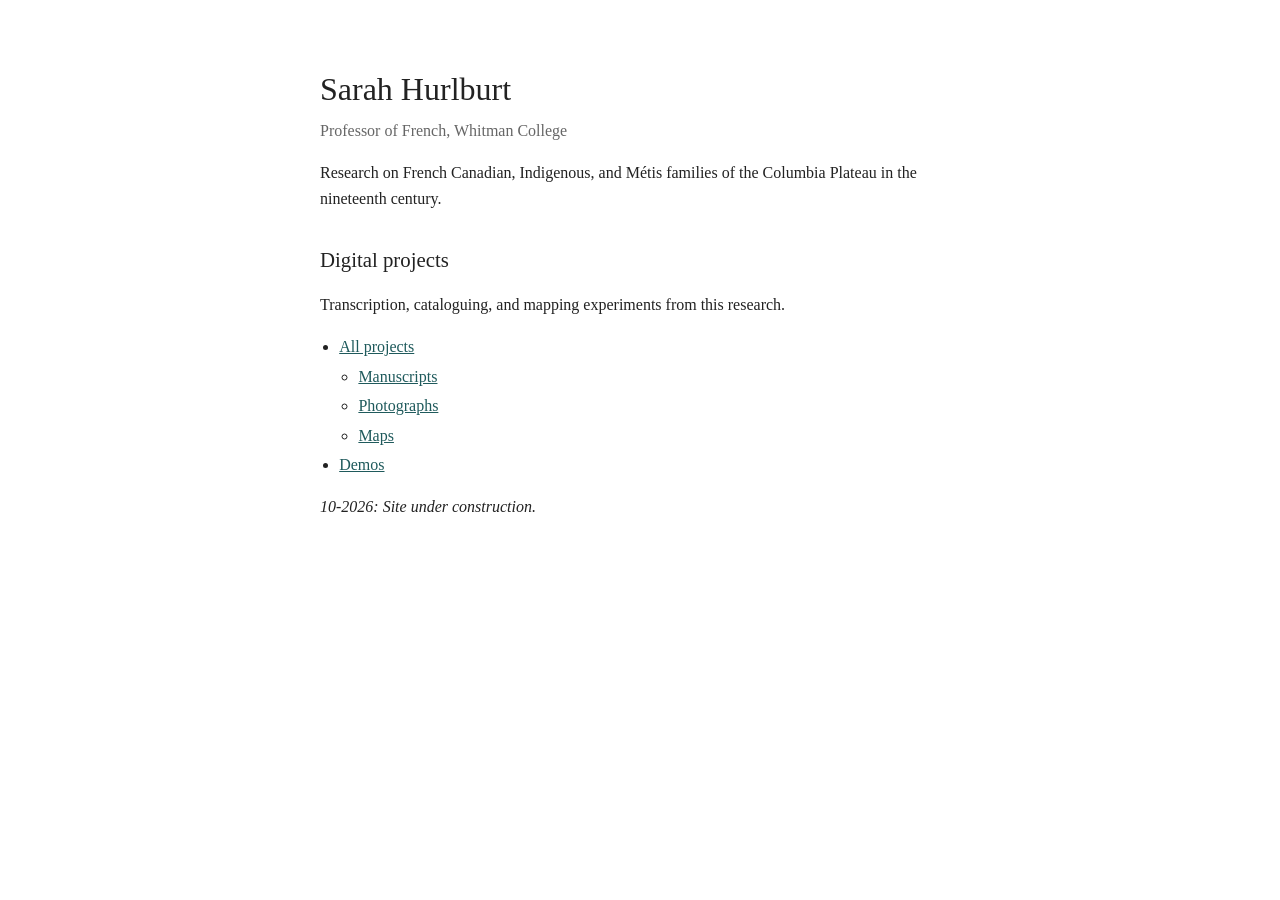
<file: index.html>
<!doctype html>
<html lang="en">
<head>
  <meta charset="utf-8">
  <meta name="viewport" content="width=device-width, initial-scale=1">
  <title>Sarah Hurlburt</title>
  <style>
    body { font-family: Georgia, serif; max-width: 40rem; margin: 4rem auto; padding: 0 1rem; line-height: 1.6; color: #222; }
    h1 { font-weight: normal; margin-bottom: 0.2rem; }
    .sub { color: #666; margin-top: 0; }
    h2 { font-weight: normal; font-size: 1.3rem; margin: 2rem 0 0.3rem; }
    ul { padding-left: 1.2rem; }
    li { margin: 0.25rem 0; }
    a { color: #1f5a5c; }
  </style>
</head>
<body>
  <h1>Sarah Hurlburt</h1>
  <p class="sub">Professor of French, Whitman College</p>
  <p>Research on French Canadian, Indigenous, and Métis families of the Columbia Plateau in the nineteenth century.</p>
  <h2>Digital projects</h2>
  <p>Transcription, cataloguing, and mapping experiments from this research.</p>
  <ul>
    <li><a href="projects/">All projects</a></li>
    <ul>
    <li><a href="projects/manuscripts.html">Manuscripts</a></li>
    <li><a href="projects/photos.html">Photographs</a></li>
    <li><a href="projects/maps.html">Maps</a></li>
    </ul>
    <li><a href="projects/demos.html">Demos</a></li>
  </ul>
  <p><em>10-2026: Site under construction.</em></p>
</body>
</html>
</file>
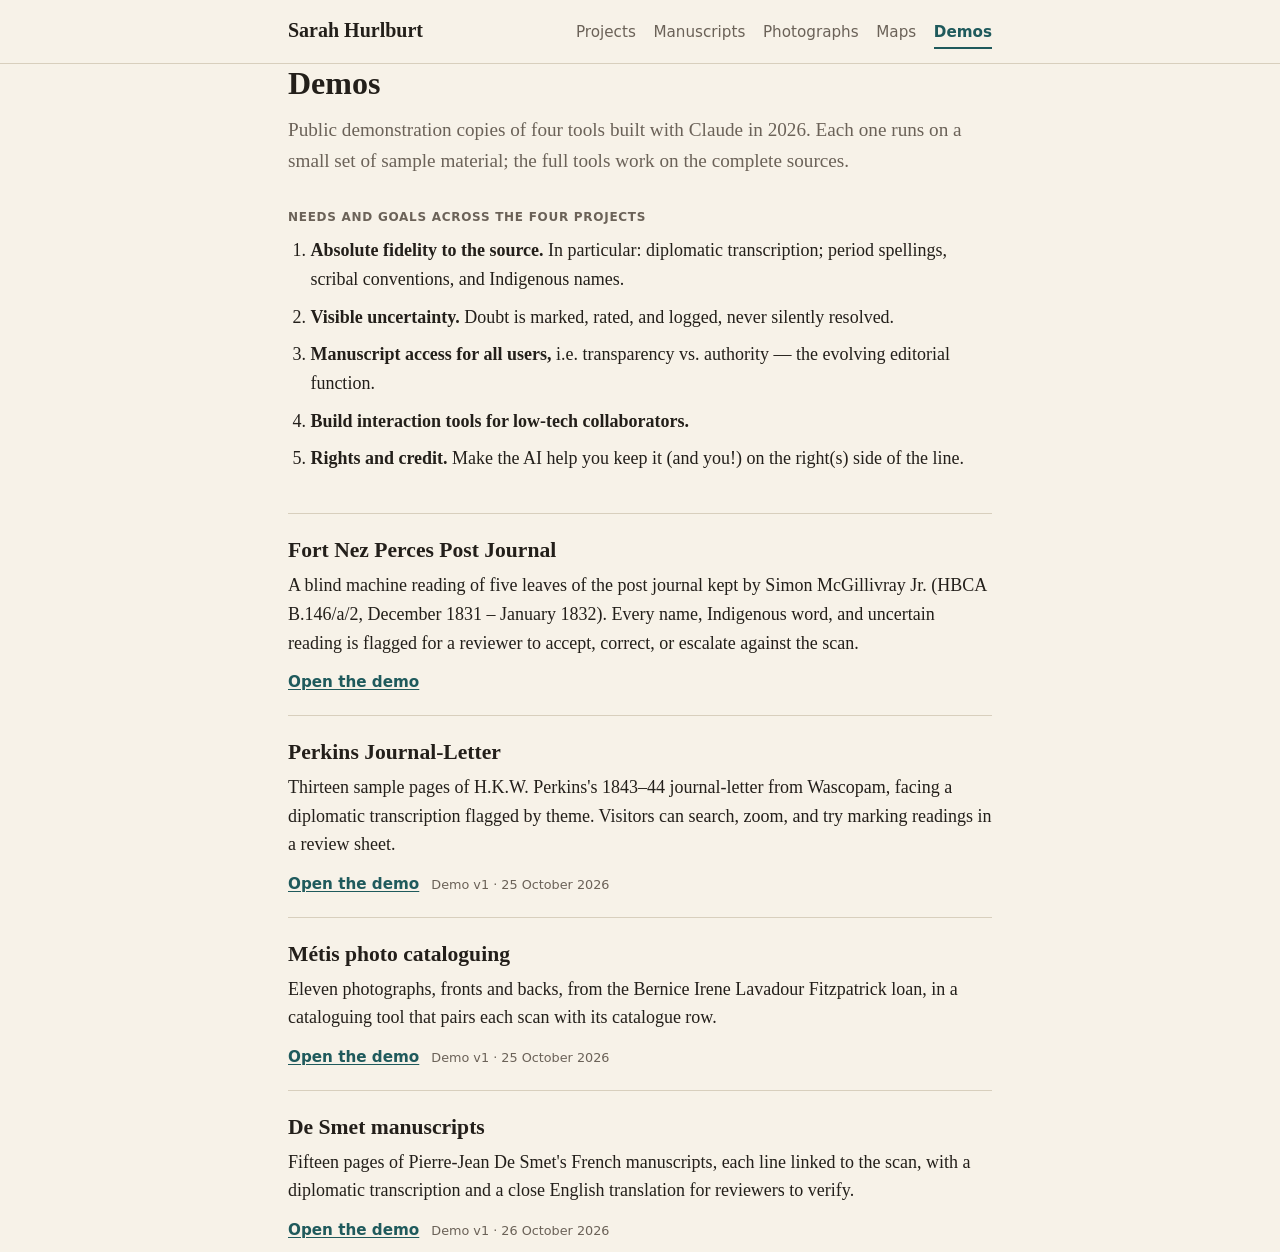
<file: projects/demos/index.html>
<!doctype html>
<html lang="en">
<head>
<meta charset="utf-8">
<title>Demos · Sarah Hurlburt</title>
<meta http-equiv="refresh" content="0; url=../demos.html">
<link rel="canonical" href="../demos.html">
</head>
<body>
<p><a href="../demos.html">Demos</a></p>
</body>
</html>
</file>
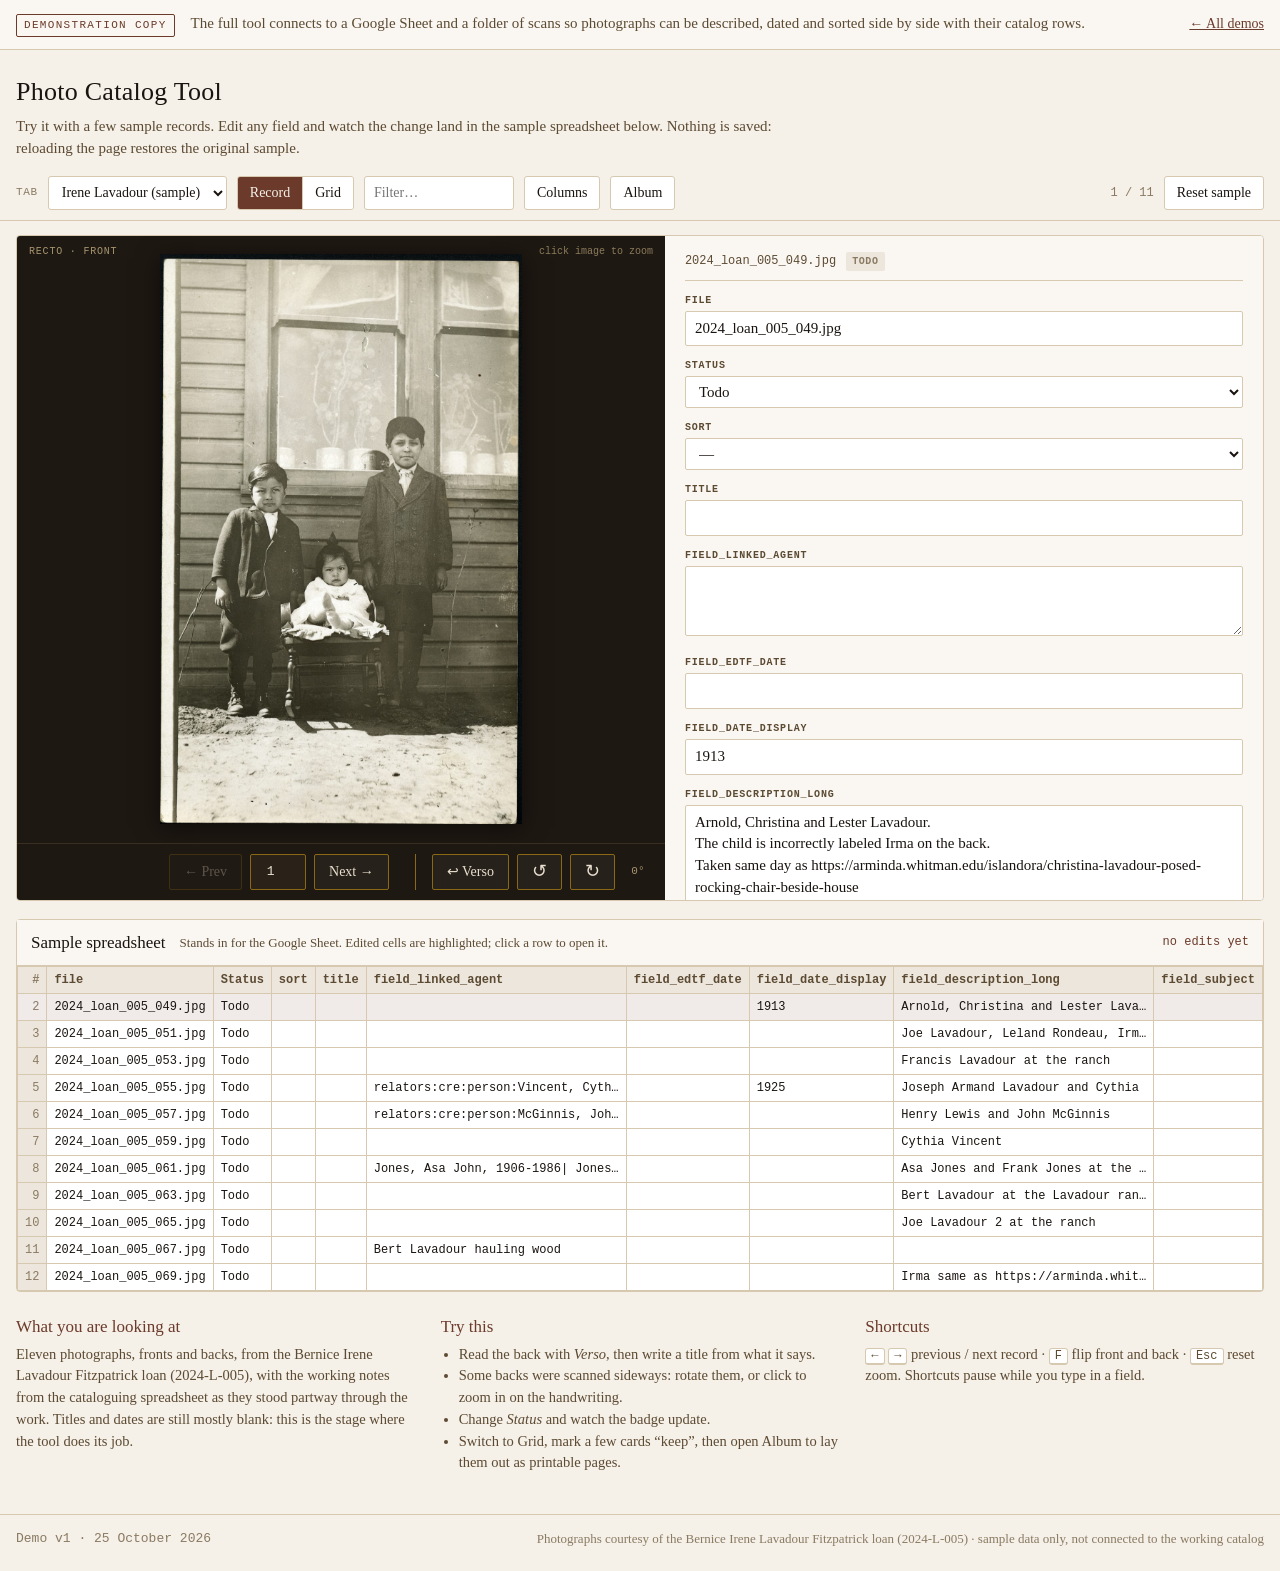
<file: projects/demos/metis-photos/index.html>
<!DOCTYPE html>
<html lang="en">
<head>
<meta charset="UTF-8">
<meta name="viewport" content="width=device-width, initial-scale=1.0">
<title>Photo Catalog Demo</title>
<meta name="description" content="Demonstration copy of the Photo Catalog Tool, a workstation for cataloguing family photographs into a digital-collections ingest spreadsheet. Sample records only.">
<style>
:root {
  --paper:#f5f0e8; --cream:#faf7f2; --card:#ffffff; --ink:#1a1410; --muted:#5c4a32; --faint:#8a7a62;
  --rule:#d6c9b0; --accent:#6b3a2a; --accent-soft:rgba(107,58,42,.10); --edit:#f6e6c8;
  --stage:#1e1812; --stage-ink:#e8dfcf; --stage-rule:#3a2e20;
  --ok:#2d6a4f; --ok-bg:#d9ece1; --help:#a5342a; --help-bg:#f7dfdc; --apc:#1f4e70; --apc-bg:#dce9f3; --none-bg:#ece6dc;
  --serif:Georgia,'Iowan Old Style','Times New Roman',serif;
  --mono:'SF Mono',Menlo,Consolas,'Courier New',monospace;
}
@media (prefers-color-scheme: dark) { :root:not([data-theme="light"]) {
  --paper:#17130f; --cream:#1f1a15; --card:#26201a; --ink:#ece4d6; --muted:#c3b399; --faint:#8f8170;
  --rule:#3d3328; --accent:#d29a7c; --accent-soft:rgba(210,154,124,.14); --edit:#4a3a22;
  --stage:#0d0b08; --stage-ink:#e8dfcf; --stage-rule:#2c241b;
  --ok:#8fd0ad; --ok-bg:#1f3a2c; --help:#f0a39a; --help-bg:#4a2420; --apc:#9cc4e4; --apc-bg:#1f3346; --none-bg:#2e2721;
}}
:root[data-theme="dark"] {
  --paper:#17130f; --cream:#1f1a15; --card:#26201a; --ink:#ece4d6; --muted:#c3b399; --faint:#8f8170;
  --rule:#3d3328; --accent:#d29a7c; --accent-soft:rgba(210,154,124,.14); --edit:#4a3a22;
  --stage:#0d0b08; --stage-ink:#e8dfcf; --stage-rule:#2c241b;
  --ok:#8fd0ad; --ok-bg:#1f3a2c; --help:#f0a39a; --help-bg:#4a2420; --apc:#9cc4e4; --apc-bg:#1f3346; --none-bg:#2e2721;
}
* { box-sizing:border-box; margin:0; padding:0; }
html { -webkit-text-size-adjust:100%; }
body { background:var(--paper); color:var(--ink); font-family:var(--serif); font-size:16px; line-height:1.5; overflow-x:hidden; }
a { color:var(--accent); }
button, select, input, textarea { font:inherit; color:inherit; }
.wrap { max-width:1280px; margin:0 auto; padding:0 16px; }

/* Banner */
#banner { background:var(--cream); border-bottom:1px solid var(--rule); }
#banner .wrap { display:flex; flex-wrap:wrap; align-items:baseline; gap:6px 16px; padding-top:12px; padding-bottom:12px; }
.demo-tag { font-family:var(--mono); font-size:11px; letter-spacing:.12em; text-transform:uppercase; color:var(--accent); border:1px solid var(--accent); border-radius:2px; padding:2px 7px; white-space:nowrap; }
#banner p { flex:1 1 380px; font-size:15px; color:var(--muted); }
#banner a.back { font-size:14px; white-space:nowrap; }

header.title .wrap { padding-top:22px; padding-bottom:6px; }
header.title h1 { font-weight:normal; font-size:26px; letter-spacing:.01em; }
header.title p { color:var(--muted); font-size:15px; max-width:760px; margin-top:4px; }

/* Toolbar */
#toolbar { position:sticky; top:0; z-index:40; background:var(--paper); border-bottom:1px solid var(--rule); }
#toolbar .wrap { display:flex; flex-wrap:wrap; align-items:center; gap:8px 10px; padding-top:10px; padding-bottom:10px; }
.lbl { font-family:var(--mono); font-size:11px; letter-spacing:.06em; text-transform:uppercase; color:var(--faint); }
.ctl { background:var(--card); border:1px solid var(--rule); border-radius:3px; padding:5px 9px; font-size:14px; min-height:34px; }
.btn { background:var(--card); border:1px solid var(--rule); border-radius:3px; padding:5px 12px; font-size:14px; cursor:pointer; min-height:34px; display:inline-flex; align-items:center; gap:6px; white-space:nowrap; }
.btn:hover:not(:disabled) { border-color:var(--accent); color:var(--accent); }
.btn:disabled { opacity:.4; cursor:default; }
.btn.primary { background:var(--accent); border-color:var(--accent); color:var(--paper); }
.btn.primary:hover { color:var(--paper); opacity:.88; }
.seg { display:inline-flex; border:1px solid var(--rule); border-radius:3px; overflow:hidden; }
.seg button { border:none; background:var(--card); padding:5px 12px; min-height:32px; cursor:pointer; font-size:14px; }
.seg button + button { border-left:1px solid var(--rule); }
.seg button.on { background:var(--accent); color:var(--paper); }
#filter { width:150px; }
.spacer { flex:1; }
#progress { font-family:var(--mono); font-size:12px; color:var(--faint); white-space:nowrap; }

/* Record view */
main .wrap { padding-top:14px; padding-bottom:14px; }
#record { display:flex; height:min(74vh,760px); min-height:480px; border:1px solid var(--rule); border-radius:4px; overflow:hidden; background:var(--card); }
#stage { flex:0 0 52%; background:var(--stage); color:var(--stage-ink); position:relative; display:flex; flex-direction:column; min-width:0; }
#stage-img { flex:1; display:flex; align-items:center; justify-content:center; overflow:hidden; padding:18px; position:relative; }
#photo { max-width:100%; max-height:100%; object-fit:contain; box-shadow:0 4px 22px rgba(0,0,0,.55); cursor:zoom-in; transition:transform .18s ease; }
#stage.zoomed #photo { cursor:zoom-out; }
#zoom-hint { position:absolute; top:8px; right:12px; font-family:var(--mono); font-size:10px; color:#a8956f; opacity:.8; pointer-events:none; }
#side-label { position:absolute; top:8px; left:12px; font-family:var(--mono); font-size:10px; letter-spacing:.08em; text-transform:uppercase; color:#a8956f; }
#nav { display:flex; justify-content:flex-end; align-items:center; gap:8px; padding:10px 12px; border-top:1px solid var(--stage-rule); flex-wrap:wrap; }
.nb { height:36px; min-width:40px; padding:0 14px; background:rgba(255,255,255,.04); border:1px solid #8b6914; color:var(--stage-ink); border-radius:2px; cursor:pointer; font-size:14px; }
.nb:hover:not(:disabled) { background:#6b3a2a; border-color:#6b3a2a; }
.nb:disabled { opacity:.3; cursor:default; }
#jump { width:56px; height:36px; text-align:center; background:#2a2218; border:1px solid #8b6914; color:var(--stage-ink); border-radius:2px; font-family:var(--mono); font-size:13px; }
#nav2 { display:flex; align-items:center; gap:8px; margin-left:18px; padding-left:16px; border-left:1px solid #8b6914; }
.rot { font-size:18px; padding:0 14px; }
#rot-lbl { font-family:var(--mono); font-size:11px; color:#a8956f; min-width:30px; text-align:center; }

#form { flex:1; overflow-y:auto; padding:16px 20px 24px; min-width:0; background:var(--cream); }
#rec-head { display:flex; align-items:center; gap:10px; padding-bottom:9px; margin-bottom:12px; border-bottom:1px solid var(--rule); flex-wrap:wrap; }
#rec-fn { font-family:var(--mono); font-size:12px; color:var(--muted); word-break:break-all; }
.badge { font-family:var(--mono); font-size:10px; font-weight:700; letter-spacing:.06em; text-transform:uppercase; padding:2px 6px; border-radius:2px; background:var(--none-bg); color:var(--faint); white-space:nowrap; }
.b-final { background:var(--ok-bg); color:var(--ok); } .b-help { background:var(--help-bg); color:var(--help); } .b-apc { background:var(--apc-bg); color:var(--apc); }
#sync { margin-left:auto; font-family:var(--mono); font-size:11px; color:var(--ok); }
.fg { margin-bottom:12px; } .fg.hidden { display:none; }
.fl { display:block; font-family:var(--mono); font-size:10px; font-weight:700; letter-spacing:.08em; text-transform:uppercase; color:var(--muted); margin-bottom:3px; }
.fi { width:100%; background:var(--card); border:1px solid var(--rule); border-radius:2px; padding:6px 9px; font-size:15px; line-height:1.45; }
.fi:focus { outline:none; border-color:var(--accent); box-shadow:0 0 0 2px var(--accent-soft); }
textarea.fi { resize:vertical; min-height:70px; } textarea.fi.tall { min-height:130px; }
.fi.changed { background:var(--edit); }

/* Grid view */
#grid { display:none; grid-template-columns:repeat(auto-fill,minmax(170px,1fr)); gap:12px; }
.gc { background:var(--card); border:1px solid var(--rule); border-radius:3px; overflow:hidden; cursor:pointer; }
.gc:hover { border-color:var(--accent); }
.gc.sel { border-color:var(--accent); box-shadow:0 0 0 2px var(--accent-soft); }
.gc .th { aspect-ratio:1; background:var(--stage); display:flex; align-items:center; justify-content:center; overflow:hidden; }
.gc .th img { width:100%; height:100%; object-fit:cover; }
.gc .meta { padding:7px 8px 9px; }
.gc .fn { font-family:var(--mono); font-size:10px; color:var(--accent); word-break:break-all; }
.gc .tt { font-size:13px; line-height:1.3; margin:2px 0 5px; display:-webkit-box; -webkit-line-clamp:2; -webkit-box-orient:vertical; overflow:hidden; }
.gc select { width:100%; font-size:13px; padding:3px 5px; background:var(--cream); border:1px solid var(--rule); border-radius:2px; }

/* Mock spreadsheet */
#sheet { margin-top:18px; border:1px solid var(--rule); border-radius:4px; background:var(--card); }
#sheet-head { display:flex; flex-wrap:wrap; align-items:center; gap:6px 14px; padding:10px 14px; border-bottom:1px solid var(--rule); background:var(--cream); }
#sheet-head h2 { font-weight:normal; font-size:17px; }
#sheet-note { font-size:13px; color:var(--muted); flex:1 1 260px; }
#edit-count { font-family:var(--mono); font-size:12px; color:var(--accent); }
#sheet-scroll { overflow:auto; max-height:340px; }
#sheet table { border-collapse:collapse; font-size:12px; font-family:var(--mono); min-width:100%; }
#sheet th, #sheet td { border:1px solid var(--rule); padding:4px 7px; text-align:left; vertical-align:top; white-space:nowrap; max-width:260px; overflow:hidden; text-overflow:ellipsis; }
#sheet th { position:sticky; top:0; background:var(--none-bg); color:var(--muted); font-weight:600; z-index:1; }
#sheet th.rn, #sheet td.rn { color:var(--faint); text-align:right; width:34px; background:var(--none-bg); }
#sheet tr { cursor:pointer; }
#sheet tr.cur td { background:var(--accent-soft); }
#sheet td.edited { background:var(--edit) !important; }
#sheet td.flash { animation:flash 1s ease-out; }
@keyframes flash { from { box-shadow:inset 0 0 0 2px var(--accent); } to { box-shadow:inset 0 0 0 0 transparent; } }

/* About */
#about { margin-top:22px; display:grid; grid-template-columns:repeat(auto-fit,minmax(240px,1fr)); gap:14px 26px; }
#about h3 { font-weight:normal; font-size:17px; color:var(--accent); margin-bottom:4px; }
#about p, #about li { font-size:14.5px; color:var(--muted); }
#about ul { padding-left:18px; }
kbd { font-family:var(--mono); font-size:12px; border:1px solid var(--rule); border-bottom-width:2px; border-radius:3px; padding:0 5px; background:var(--card); }

footer { border-top:1px solid var(--rule); margin-top:26px; }
footer .wrap { display:flex; flex-wrap:wrap; gap:6px 18px; justify-content:space-between; padding-top:14px; padding-bottom:22px; font-size:13px; color:var(--faint); }
footer .ver { font-family:var(--mono); }

/* Popover + overlay */
.pop { display:none; position:absolute; z-index:60; background:var(--card); border:1px solid var(--rule); border-radius:4px; box-shadow:0 8px 28px rgba(0,0,0,.18); padding:8px 0; max-height:60vh; overflow-y:auto; min-width:240px; }
.pop.open { display:block; }
.pop label { display:flex; gap:8px; align-items:center; padding:5px 14px; font-size:13px; font-family:var(--mono); cursor:pointer; }
.pop label:hover { background:var(--accent-soft); }
.pop .acts { display:flex; gap:6px; padding:2px 12px 8px; border-bottom:1px solid var(--rule); margin-bottom:4px; }
#album { display:none; position:fixed; inset:0; z-index:80; background:rgba(20,14,8,.6); overflow-y:auto; padding:24px 16px; }
#album.open { display:block; }
#album-panel { background:var(--cream); max-width:980px; margin:0 auto; border-radius:4px; padding:20px; }
#album-panel h2 { font-weight:normal; font-size:21px; color:var(--accent); }
#album-ctl { display:flex; flex-wrap:wrap; gap:8px 12px; align-items:center; padding:12px 0; border-bottom:1px solid var(--rule); margin-bottom:14px; }
#album-pages { display:flex; flex-direction:column; gap:16px; }
.apage { background:#fffdf8; color:#1a1410; border:1px solid var(--rule); aspect-ratio:8.5/11; padding:5%; display:grid; gap:4%; position:relative; max-width:640px; width:100%; margin:0 auto; }
.apage.l1 { grid-template-columns:1fr; grid-template-rows:1fr; }
.apage.l2 { grid-template-columns:1fr; grid-template-rows:1fr 1fr; }
.apage.l4 { grid-template-columns:1fr 1fr; grid-template-rows:1fr 1fr; }
.acell { display:flex; flex-direction:column; min-height:0; }
.acell .aimg { flex:1; min-height:0; display:flex; align-items:center; justify-content:center; }
.acell img { max-width:100%; max-height:100%; object-fit:contain; }
.acell .cap { font-size:11px; line-height:1.3; margin-top:5px; }
.acell .cap b { font-weight:normal; font-style:italic; }
.acell .note { border:1px dashed #c9b99a; height:12%; min-height:20px; margin-top:5px; }
.apage .pno { position:absolute; bottom:2%; right:5%; font-family:var(--mono); font-size:11px; color:#5c4a32; }

/* Phone */
@media (max-width:800px) {
  #record { flex-direction:column; height:auto; min-height:0; }
  #stage { flex:none; }
  #stage-img { height:min(92vw,460px); flex:none; }
  #nav { justify-content:center; }
  #nav2 { margin-left:0; padding-left:0; border-left:none; width:100%; justify-content:center; border-top:1px solid var(--stage-rule); padding-top:8px; }
  #form { overflow:visible; }
  #filter { width:120px; }
  #zoom-hint { display:none; }
  header.title h1 { font-size:22px; }
  #grid { grid-template-columns:repeat(auto-fill,minmax(140px,1fr)); }
}

@media print {
  body.printing > *:not(#album) { display:none !important; }
  body.printing #album { position:static; background:none; padding:0; display:block; overflow:visible; }
  body.printing #album-panel { padding:0; background:none; max-width:none; }
  body.printing #album-panel > *:not(#album-pages) { display:none; }
  body.printing #album-pages { gap:0; }
  body.printing .apage { border:none; max-width:none; height:100vh; aspect-ratio:auto; break-after:page; }
}
</style>
</head>
<body>

<div id="banner"><div class="wrap">
  <span class="demo-tag">Demonstration copy</span>
  <p>The full tool connects to a Google Sheet and a folder of scans so photographs can be described, dated and sorted side by side with their catalog rows.</p>
  <a class="back" href="../../demos.html#metis-photos">← All demos</a>
</div></div>

<header class="title"><div class="wrap">
  <h1>Photo Catalog Tool</h1>
  <p>Try it with a few sample records. Edit any field and watch the change land in the sample spreadsheet below. Nothing is saved: reloading the page restores the original sample.</p>
</div></header>

<div id="toolbar"><div class="wrap">
  <span class="lbl">Tab</span>
  <select class="ctl" id="tab-sel" aria-label="Spreadsheet tab"></select>
  <div class="seg" role="group" aria-label="View">
    <button id="v-record" class="on">Record</button><button id="v-grid">Grid</button>
  </div>
  <input class="ctl" id="filter" type="search" placeholder="Filter…" aria-label="Filter rows">
  <button class="btn" id="col-btn" aria-haspopup="true">Columns</button>
  <button class="btn" id="album-btn">Album</button>
  <span class="spacer"></span>
  <span id="progress"></span>
  <button class="btn" id="reset-btn" title="Restore the original sample data">Reset sample</button>
</div></div>
<div class="pop" id="col-pop"></div>

<main><div class="wrap">
  <section id="record" aria-label="Record view">
    <div id="stage">
      <div id="stage-img">
        <span id="side-label">Front</span>
        <span id="zoom-hint">click image to zoom</span>
        <img id="photo" alt="">
      </div>
      <div id="nav">
        <button class="nb" id="prev">← Prev</button>
        <input id="jump" type="number" min="1" value="1" aria-label="Go to row">
        <button class="nb" id="next">Next →</button>
        <div id="nav2">
          <button class="nb" id="flip" title="Show the back of the photograph (F)">↩ Verso</button>
          <button class="nb rot" id="rot-l" title="Rotate counter-clockwise" aria-label="Rotate counter-clockwise">↺</button>
          <button class="nb rot" id="rot-r" title="Rotate clockwise" aria-label="Rotate clockwise">↻</button>
          <span id="rot-lbl">0°</span>
        </div>
      </div>
    </div>
    <div id="form">
      <div id="rec-head"><span id="rec-fn"></span><span id="rec-badge" class="badge"></span><span id="sync"></span></div>
      <div id="fields"></div>
    </div>
  </section>

  <section id="grid" aria-label="Grid view"></section>

  <section id="sheet" aria-label="Sample spreadsheet">
    <div id="sheet-head">
      <h2>Sample spreadsheet</h2>
      <span id="sheet-note">Stands in for the Google Sheet. Edited cells are highlighted; click a row to open it.</span>
      <span id="edit-count"></span>
    </div>
    <div id="sheet-scroll"><table id="sheet-table"></table></div>
  </section>

  <section id="about">
    <div>
      <h3>What you are looking at</h3>
      <p>Eleven photographs, fronts and backs, from the Bernice Irene Lavadour Fitzpatrick loan (2024-L-005), with the working notes from the cataloguing spreadsheet as they stood partway through the work. Titles and dates are still mostly blank: this is the stage where the tool does its job.</p>
    </div>
    <div>
      <h3>Try this</h3>
      <ul>
        <li>Read the back with <em>Verso</em>, then write a title from what it says.</li>
        <li>Some backs were scanned sideways: rotate them, or click to zoom in on the handwriting.</li>
        <li>Change <em>Status</em> and watch the badge update.</li>
        <li>Switch to Grid, mark a few cards “keep”, then open Album to lay them out as printable pages.</li>
      </ul>
    </div>
    <div>
      <h3>Shortcuts</h3>
      <p><kbd>←</kbd> <kbd>→</kbd> previous / next record · <kbd>F</kbd> flip front and back · <kbd>Esc</kbd> reset zoom. Shortcuts pause while you type in a field.</p>
    </div>
  </section>
</div></main>

<div id="album" role="dialog" aria-label="Album export"><div id="album-panel">
  <h2>Album export</h2>
  <div id="album-ctl">
    <span class="lbl">Include sort =</span>
    <select class="ctl" id="al-filter"></select>
    <span class="lbl">Per page</span>
    <select class="ctl" id="al-layout"><option value="1">1</option><option value="2">2</option><option value="4" selected>4</option></select>
    <span class="spacer"></span>
    <span id="al-count" class="lbl"></span>
    <button class="btn" id="al-close">Close</button>
    <button class="btn primary" id="al-print">Print album</button>
  </div>
  <div id="album-pages"></div>
</div></div>

<footer><div class="wrap">
  <span class="ver">Demo v1 · 25 October 2026</span>
  <span>Photographs courtesy of the Bernice Irene Lavadour Fitzpatrick loan (2024-L-005) · sample data only, not connected to the working catalog</span>
</div></footer>

<script>
const SAMPLE = {"Irene Lavadour (sample)": [{"file": "2024_loan_005_049.jpg", "Status": "Todo", "sort": "", "title": "", "field_linked_agent": "", "field_edtf_date": "", "field_date_display": "1913", "field_description_long": "Arnold, Christina and Lester Lavadour.\nThe child is incorrectly labeled Irma on the back.\nTaken same day as https://arminda.whitman.edu/islandora/christina-lavadour-posed-rocking-chair-beside-house\nhttps://arminda.whitman.edu/node/38648", "field_subject": "", "field_geographic_subject": "", "field_genre": "", "field_extent": ""}, {"file": "2024_loan_005_051.jpg", "Status": "Todo", "sort": "", "title": "", "field_linked_agent": "", "field_edtf_date": "", "field_date_display": "", "field_description_long": "Joe Lavadour, Leland Rondeau, Irma Lavadour, Joe Lavadour, Purdy Rondeau,\nFrancis Lavadour at the ranch\nTop lef to right Irma, Leland, Joe\nbottom: francis, Purdy, Joey", "field_subject": "", "field_geographic_subject": "", "field_genre": "", "field_extent": ""}, {"file": "2024_loan_005_053.jpg", "Status": "Todo", "sort": "", "title": "", "field_linked_agent": "", "field_edtf_date": "", "field_date_display": "", "field_description_long": "Francis Lavadour at the ranch", "field_subject": "", "field_geographic_subject": "", "field_genre": "", "field_extent": ""}, {"file": "2024_loan_005_055.jpg", "Status": "Todo", "sort": "", "title": "", "field_linked_agent": "relators:cre:person:Vincent, Cythia Mary Alice, 1924-2012", "field_edtf_date": "", "field_date_display": "1925", "field_description_long": "Joseph Armand Lavadour and Cythia", "field_subject": "", "field_geographic_subject": "", "field_genre": "", "field_extent": ""}, {"file": "2024_loan_005_057.jpg", "Status": "Todo", "sort": "", "title": "", "field_linked_agent": "relators:cre:person:McGinnis, John, 1875-1963|\nrelators:cre:person:Lewis, Henry Edward, 1877-1893", "field_edtf_date": "", "field_date_display": "", "field_description_long": "Henry Lewis and John McGinnis", "field_subject": "", "field_geographic_subject": "", "field_genre": "", "field_extent": ""}, {"file": "2024_loan_005_059.jpg", "Status": "Todo", "sort": "", "title": "", "field_linked_agent": "", "field_edtf_date": "", "field_date_display": "", "field_description_long": "Cythia Vincent", "field_subject": "", "field_geographic_subject": "", "field_genre": "", "field_extent": ""}, {"file": "2024_loan_005_061.jpg", "Status": "Todo", "sort": "", "title": "", "field_linked_agent": "Jones, Asa John, 1906-1986|\nJones, Frank, 1907-1973", "field_edtf_date": "", "field_date_display": "", "field_description_long": "Asa Jones and Frank Jones  at the Lavadour ranch\nhalf brothers to joe rondeau, eva's husband.", "field_subject": "", "field_geographic_subject": "", "field_genre": "", "field_extent": ""}, {"file": "2024_loan_005_063.jpg", "Status": "Todo", "sort": "", "title": "", "field_linked_agent": "", "field_edtf_date": "", "field_date_display": "", "field_description_long": "Bert Lavadour at the Lavadour ranch.", "field_subject": "", "field_geographic_subject": "", "field_genre": "", "field_extent": ""}, {"file": "2024_loan_005_065.jpg", "Status": "Todo", "sort": "", "title": "", "field_linked_agent": "", "field_edtf_date": "", "field_date_display": "", "field_description_long": "Joe Lavadour 2 at the ranch", "field_subject": "", "field_geographic_subject": "", "field_genre": "", "field_extent": ""}, {"file": "2024_loan_005_067.jpg", "Status": "Todo", "sort": "", "title": "", "field_linked_agent": "Bert Lavadour hauling wood", "field_edtf_date": "", "field_date_display": "", "field_description_long": "", "field_subject": "", "field_geographic_subject": "", "field_genre": "", "field_extent": ""}, {"file": "2024_loan_005_069.jpg", "Status": "Todo", "sort": "", "title": "", "field_linked_agent": "", "field_edtf_date": "", "field_date_display": "", "field_description_long": "Irma\nsame as  https://arminda.whitman.edu/islandora/irma-bertha-lavadour-suiste-king-small-child-0\nIrma Bertha Lavadour Suiste King as a little girl, posed standing on a log in summer. Taken circa 1918 in Cayuse, Oregon, on the Umatilla Indian Reservation.", "field_subject": "", "field_geographic_subject": "", "field_genre": "", "field_extent": ""}]};
const DROPDOWNS = {
  'Status': ['', 'Todo', 'APC', 'Final', 'Help!', 'duplicate'],
  'sort': ['', 'keep', 'remove', 'duplicate', 'eh...?']
};
const HIDDEN_BY_DEFAULT = [];
const TEXTAREA = /description|agent|subject|genre/i, TALL = /description/i;

let data, original, tab, headers, rows, filtered, idx = 0, view = 'record', verso = false, zoom = false;
const rot = {}, edits = {}, vis = {};
const $ = id => document.getElementById(id);
const esc = s => String(s ?? '').replace(/&/g,'&amp;').replace(/</g,'&lt;').replace(/>/g,'&gt;').replace(/"/g,'&quot;');
const stem = fn => fn.replace(/\.[^.]+$/, '');

function init() {
  original = JSON.stringify(SAMPLE);
  data = JSON.parse(original);
  Object.keys(SAMPLE).forEach((t, ti) => Object.values(data[t]).forEach((r, i) => { r._row = i + 2; }));
  $('tab-sel').innerHTML = Object.keys(SAMPLE).map(t => `<option>${esc(t)}</option>`).join('');
  switchTab(Object.keys(SAMPLE)[0]);
}

function switchTab(t) {
  tab = t; rows = data[t]; headers = Object.keys(SAMPLE[t][0]);
  headers.forEach(h => { if (!(h in vis)) vis[h] = !HIDDEN_BY_DEFAULT.includes(h); });
  $('filter').value = ''; filtered = rows.slice(); idx = 0; verso = false;
  buildCols(); render();
}

function render() { renderSheet(); if (view === 'record') renderRecord(); else renderGrid(); progress(); }

/* ---------- placeholder images ---------- */
function placeholder(fn, back, aspect) {
  const w = 600, h = Math.round(600 / (aspect || .8));
  const bg = back ? '#efe6d2' : '#cfc3ad', ink = back ? '#7a6a52' : '#4e4231';
  const lines = back
    ? `<text x="50%" y="38%" font-family="Georgia,serif" font-size="30" font-style="italic" fill="${ink}" text-anchor="middle">Back of the photograph</text>
       <text x="50%" y="46%" font-family="Georgia,serif" font-size="22" fill="${ink}" text-anchor="middle">inscriptions and studio marks appear here</text>`
    : `<rect x="12%" y="10%" width="76%" height="62%" fill="none" stroke="${ink}" stroke-width="3" stroke-dasharray="10 8"/>
       <text x="50%" y="43%" font-family="Georgia,serif" font-size="34" font-style="italic" fill="${ink}" text-anchor="middle">Image placeholder</text>`;
  const svg = `<svg xmlns="http://www.w3.org/2000/svg" width="${w}" height="${h}" viewBox="0 0 ${w} ${h}">
    <rect width="100%" height="100%" fill="${bg}"/><rect x="14" y="14" width="${w-28}" height="${h-28}" fill="none" stroke="#fff" stroke-opacity=".5" stroke-width="6"/>
    ${lines}
    <text x="50%" y="84%" font-family="Menlo,monospace" font-size="20" fill="${ink}" text-anchor="middle">${esc(fn)}</text>
    <text x="50%" y="90%" font-family="Menlo,monospace" font-size="16" fill="${ink}" text-anchor="middle" opacity=".75">${back ? 'verso' : 'recto'} · sample record</text>
    <text x="${w/2}" y="${h*0.06+20}" font-family="Menlo,monospace" font-size="18" fill="${ink}" text-anchor="middle">▲ top</text></svg>`;
  return 'data:image/svg+xml;charset=utf-8,' + encodeURIComponent(svg);
}
// Scans live in images/. This collection pairs scans by sequence number:
// an odd number is the front, and the next (even) number is its back.
const missing = new Set();
function setImg(img, fn, back) {
  const s = stem(fn), m = s.match(/^(.*_)(\d+)$/);
  const want = back && m ? m[1] + String(+m[2] + 1).padStart(m[2].length, '0') : s;
  const ph = placeholder(fn, back, .63);
  img.dataset.want = want;
  if (img.id === 'photo') img.onload = applyRot;
  if (missing.has(want)) { img.onerror = null; img.src = ph; return; }
  img.onerror = () => { if (img.dataset.want !== want) return; missing.add(want); img.onerror = null; img.src = ph; };
  img.src = 'images/' + want + '.jpg';
}

const label = r => r.title || (r.field_description_long || '').split('\n')[0].trim() || '(untitled)';

/* ---------- record view ---------- */
function badgeClass(r) {
  const s = (r['Status'] || '').toLowerCase();
  if (s === 'final') return 'b-final'; if (s.includes('help')) return 'b-help'; if (s === 'apc') return 'b-apc'; return '';
}
function setBadge(el, r) { el.className = 'badge ' + badgeClass(r); el.textContent = r['Status'] || '—'; }

function renderRecord() {
  const r = filtered[idx];
  $('record').style.display = ''; $('grid').style.display = 'none';
  if (!r) { $('fields').innerHTML = '<p style="color:var(--muted)">No rows match the filter.</p>'; $('rec-fn').textContent = ''; $('photo').removeAttribute('src'); return; }
  $('rec-fn').textContent = r.file; setBadge($('rec-badge'), r); $('sync').textContent = '';
  $('prev').disabled = idx === 0; $('next').disabled = idx === filtered.length - 1;
  $('jump').value = idx + 1; $('jump').max = filtered.length;
  $('fields').innerHTML = headers.map((h, ci) => {
    const v = r[h] ?? '', id = 'f' + ci, ch = edits[key(r, h)] ? ' changed' : '';
    let inp;
    if (h === 'file') inp = `<input class="fi" id="${id}" value="${esc(v)}" readonly title="Filenames link rows to scans and are not edited here">`;
    else if (h in DROPDOWNS) inp = `<select class="fi${ch}" id="${id}" data-h="${esc(h)}">${DROPDOWNS[h].map(o => `<option value="${esc(o)}"${o === v ? ' selected' : ''}>${esc(o || '—')}</option>`).join('')}</select>`;
    else if (TEXTAREA.test(h)) inp = `<textarea class="fi${TALL.test(h) ? ' tall' : ''}${ch}" id="${id}" data-h="${esc(h)}">${esc(v)}</textarea>`;
    else inp = `<input class="fi${ch}" id="${id}" data-h="${esc(h)}" value="${esc(v)}">`;
    return `<div class="fg${vis[h] ? '' : ' hidden'}" data-h="${esc(h)}"><label class="fl" for="${id}">${esc(h)}</label>${inp}</div>`;
  }).join('');
  renderPhoto();
}
function renderPhoto() {
  const r = filtered[idx]; if (!r) return;
  resetZoom();
  setImg($('photo'), r.file, verso);
  $('photo').alt = (verso ? 'Back of ' : '') + (r.title || r.field_description_long.split('\n')[0] || r.file);
  $('side-label').textContent = verso ? 'Verso · back' : 'Recto · front';
  $('flip').textContent = verso ? '↩ Recto' : '↩ Verso';
  applyRot();
}
function applyRot() {
  const r = filtered[idx]; if (!r) return;
  const d = rot[r.file] || 0, img = $('photo'), box = $('stage-img');
  // A quarter-turn swaps width and height, so shrink the image to keep it inside the frame
  let fit = 1;
  if (d % 180 && img.offsetWidth) fit = Math.min(1, (box.clientWidth - 36) / img.offsetHeight, (box.clientHeight - 36) / img.offsetWidth);
  img.style.transform = `rotate(${d}deg) scale(${(fit * (zoom ? 2 : 1)).toFixed(3)})`;
  $('rot-lbl').textContent = d + '°';
}
function resetZoom() { zoom = false; $('stage').classList.remove('zoomed'); $('photo').style.transformOrigin = 'center'; }

function key(r, h) { return tab + '|' + r._row + '|' + h; }
let syncT;
function commit(r, h, v, el) {
  r[h] = v;
  const orig = SAMPLE[tab][r._row - 2][h] ?? '';
  if (v === orig) delete edits[key(r, h)]; else edits[key(r, h)] = true;
  if (el) el.classList.toggle('changed', !!edits[key(r, h)]);
  if (h === 'Status') setBadge($('rec-badge'), r);
  $('sync').textContent = 'Saving…'; clearTimeout(syncT);
  syncT = setTimeout(() => { $('sync').textContent = 'Saved to sample ✓'; renderSheet(r._row, h); setTimeout(() => { if ($('sync').textContent.startsWith('Saved')) $('sync').textContent = ''; }, 1800); }, 450);
}
$('fields').addEventListener('input', e => { const h = e.target.dataset.h; if (h) commit(filtered[idx], h, e.target.value, e.target); });

/* ---------- grid view ---------- */
function renderGrid() {
  $('record').style.display = 'none'; const g = $('grid'); g.style.display = 'grid';
  g.innerHTML = filtered.map((r, i) => `<div class="gc${i === idx ? ' sel' : ''}" data-i="${i}">
      <div class="th"><img data-fn="${esc(r.file)}" alt="" style="${rot[r.file] ? `transform:rotate(${rot[r.file]}deg)` : ''}"></div>
      <div class="meta"><div class="fn">${esc(r.file)}</div><div class="tt">${esc(label(r))}</div>
      <select data-i="${i}" aria-label="sort">${DROPDOWNS.sort.map(o => `<option value="${esc(o)}"${o === (r.sort || '') ? ' selected' : ''}>${esc(o ? 'sort: ' + o : 'sort: —')}</option>`).join('')}</select></div></div>`).join('')
    || '<p style="color:var(--muted)">No rows match the filter.</p>';
  g.querySelectorAll('img').forEach(img => setImg(img, img.dataset.fn, false));
}
$('grid').addEventListener('click', e => {
  if (e.target.tagName === 'SELECT') return;
  const c = e.target.closest('.gc'); if (!c) return;
  idx = +c.dataset.i; verso = false; setView('record');
});
$('grid').addEventListener('change', e => { if (e.target.tagName === 'SELECT') { const r = filtered[+e.target.dataset.i]; r.sort = e.target.value; commit(r, 'sort', e.target.value); } });

/* ---------- mock spreadsheet ---------- */
function renderSheet(flashRow, flashH) {
  const shown = headers.filter(h => vis[h]);
  const cur = filtered[idx];
  $('sheet-table').innerHTML =
    `<thead><tr><th class="rn">#</th>${shown.map(h => `<th>${esc(h)}</th>`).join('')}</tr></thead><tbody>` +
    rows.map(r => `<tr data-row="${r._row}" class="${cur && cur._row === r._row ? 'cur' : ''}"><td class="rn">${r._row}</td>${shown.map(h =>
      `<td class="${edits[key(r, h)] ? 'edited' : ''}${r._row === flashRow && h === flashH ? ' flash' : ''}" title="${esc(r[h])}">${esc(r[h])}</td>`).join('')}</tr>`).join('') + '</tbody>';
  const n = Object.keys(edits).length;
  $('edit-count').textContent = n ? `${n} edited cell${n > 1 ? 's' : ''} · resets on reload` : 'no edits yet';
}
$('sheet-table').addEventListener('click', e => {
  const tr = e.target.closest('tr[data-row]'); if (!tr) return;
  $('filter').value = ''; filtered = rows.slice();
  idx = filtered.findIndex(r => r._row === +tr.dataset.row); verso = false; setView('record');
  $('record').scrollIntoView({ behavior: 'smooth', block: 'start' });
});

/* ---------- toolbar ---------- */
function progress() {
  $('progress').textContent = filtered.length ? `${idx + 1} / ${filtered.length}${filtered.length < rows.length ? ` (of ${rows.length})` : ''}` : '0 rows';
}
function setView(v) {
  view = v; $('v-record').classList.toggle('on', v === 'record'); $('v-grid').classList.toggle('on', v === 'grid'); render();
}
function go(d) { const n = Math.max(0, Math.min(filtered.length - 1, idx + d)); if (n === idx) return; idx = n; verso = false; render(); }
$('v-record').onclick = () => setView('record');
$('v-grid').onclick = () => setView('grid');
$('tab-sel').onchange = e => switchTab(e.target.value);
$('prev').onclick = () => go(-1);
$('next').onclick = () => go(1);
$('jump').onchange = e => { const n = parseInt(e.target.value, 10); if (!isNaN(n)) { idx = Math.max(0, Math.min(filtered.length - 1, n - 1)); verso = false; render(); } };
$('flip').onclick = () => { verso = !verso; renderPhoto(); };
$('rot-l').onclick = () => rotate(-90);
$('rot-r').onclick = () => rotate(90);
function rotate(d) { const r = filtered[idx]; if (!r) return; rot[r.file] = ((rot[r.file] || 0) + d + 360) % 360; applyRot(); }
$('photo').onclick = e => {
  if (zoom) { resetZoom(); applyRot(); return; }
  const b = e.target.getBoundingClientRect();
  e.target.style.transformOrigin = `${((e.clientX - b.left) / b.width) * 100}% ${((e.clientY - b.top) / b.height) * 100}%`;
  zoom = true; $('stage').classList.add('zoomed'); applyRot();
};
$('filter').oninput = e => {
  const q = e.target.value.toLowerCase().trim();
  filtered = q ? rows.filter(r => headers.some(h => String(r[h] || '').toLowerCase().includes(q))) : rows.slice();
  idx = 0; verso = false; render();
};
$('reset-btn').onclick = () => {
  for (const k in edits) delete edits[k]; for (const k in rot) delete rot[k];
  const fresh = JSON.parse(original);
  Object.keys(fresh).forEach(t => fresh[t].forEach((r, i) => { r._row = i + 2; }));
  data = fresh; switchTab(tab);
};

/* columns popover */
function buildCols() {
  const p = $('col-pop');
  p.innerHTML = `<div class="acts"><button class="btn" data-all="1">Show all</button><button class="btn" data-all="0">Hide all</button></div>` +
    headers.map(h => `<label><input type="checkbox" data-h="${esc(h)}"${vis[h] ? ' checked' : ''}> ${esc(h)}</label>`).join('');
}
$('col-btn').onclick = e => {
  e.stopPropagation(); const p = $('col-pop');
  if (p.classList.toggle('open')) {
    const b = e.currentTarget.getBoundingClientRect();
    p.style.top = (b.bottom + window.scrollY + 4) + 'px';
    p.style.left = Math.max(8, Math.min(b.left, window.innerWidth - 260)) + 'px';
  }
};
$('col-pop').addEventListener('click', e => {
  e.stopPropagation();
  if (e.target.dataset.all !== undefined) { headers.forEach(h => vis[h] = e.target.dataset.all === '1'); buildCols(); render(); }
});
$('col-pop').addEventListener('change', e => { vis[e.target.dataset.h] = e.target.checked; render(); });
document.addEventListener('click', () => $('col-pop').classList.remove('open'));

/* album */
function openAlbum() {
  const vals = [...new Set(rows.map(r => r.sort || ''))];
  const prev = $('al-filter').value || (vals.includes('keep') ? 'keep' : '(all)');
  $('al-filter').innerHTML = ['(all)', ...vals].map(v => `<option value="${esc(v)}"${v === prev ? ' selected' : ''}>${esc(v || '(blank)')}</option>`).join('');
  $('album').classList.add('open'); document.body.style.overflow = 'hidden'; buildAlbum();
}
function buildAlbum() {
  const f = $('al-filter').value, per = +$('al-layout').value;
  const list = rows.filter(r => f === '(all)' || (r.sort || '').trim() === f.trim());
  $('al-count').textContent = `${list.length} photograph${list.length === 1 ? '' : 's'}`;
  let html = '';
  for (let p = 0; p * per < list.length; p++) {
    html += `<div class="apage l${per}">` + list.slice(p * per, p * per + per).map(r => `<div class="acell">
      <div class="aimg"><img data-fn="${esc(r.file)}" alt="" style="${rot[r.file] ? `transform:rotate(${rot[r.file]}deg)` : ''}"></div>
      <div class="cap"><b>${esc(label(r))}</b>${r.field_date_display ? ' · ' + esc(r.field_date_display) : ''}<br>${esc(r.file)}</div>
      <div class="note" aria-hidden="true"></div></div>`).join('') + `<span class="pno">${p + 1}</span></div>`;
  }
  $('album-pages').innerHTML = html || '<p style="color:var(--muted)">No photographs match.</p>';
  $('album-pages').querySelectorAll('img').forEach(img => setImg(img, img.dataset.fn, false));
}
$('album-btn').onclick = openAlbum;
$('al-filter').onchange = buildAlbum;
$('al-layout').onchange = buildAlbum;
$('al-close').onclick = () => { $('album').classList.remove('open'); document.body.style.overflow = ''; };
$('al-print').onclick = () => { document.body.classList.add('printing'); window.print(); };
window.addEventListener('afterprint', () => document.body.classList.remove('printing'));

/* keyboard */
document.addEventListener('keydown', e => {
  if (e.key === 'Escape') { if ($('album').classList.contains('open')) $('al-close').click(); else { resetZoom(); applyRot(); } return; }
  if (['INPUT', 'TEXTAREA', 'SELECT'].includes(e.target.tagName) || view !== 'record' || $('album').classList.contains('open')) return;
  if (e.key === 'ArrowLeft') { e.preventDefault(); go(-1); }
  if (e.key === 'ArrowRight') { e.preventDefault(); go(1); }
  if (e.key === 'f' || e.key === 'F') $('flip').click();
});

init();
</script>
</body>
</html>
</file>
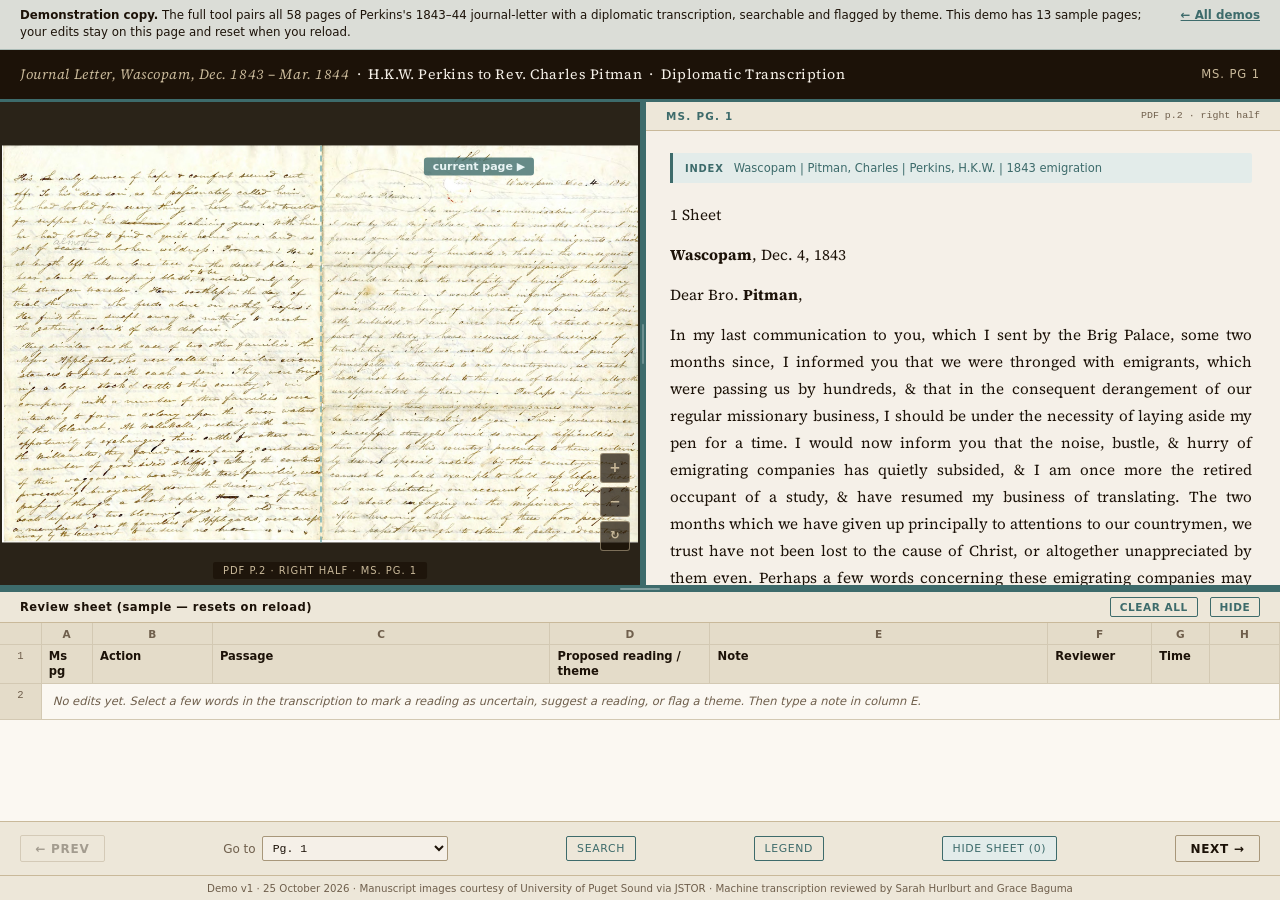
<file: projects/demos/perkins/index.html>
<!DOCTYPE html>
<html lang="en">
<head>
<meta charset="UTF-8">
<meta name="viewport" content="width=device-width, initial-scale=1.0">
<title>Perkins Journal Letter, 1843–44 — Diplomatic Edition (Demo)</title>
<link rel="preconnect" href="https://fonts.googleapis.com">
<link rel="preconnect" href="https://fonts.gstatic.com" crossorigin>
<link href="https://fonts.googleapis.com/css2?family=Source+Serif+4:ital,opsz,wght@0,8..60,400;0,8..60,600;0,8..60,700;1,8..60,400&display=swap" rel="stylesheet">
<style>
:root{
  --paper:#f5f0e8;--paper-2:#ede7d9;--ink:#1c1208;
  --accent:#3d6b6b;--accent-soft:#e3ecea;--accent-hi:#5a9a9a;
  --rule:#c9b99a;--line:#a8977a;--muted:#6f5f4c;
  --rust:#8b3a2a;
  --bar-bg:#1c1208;--bar-fg:#f5f0e8;--bar-em:#c9b99a;
  --ms-bg:#2a2318;--ms-fg:#c9b99a;
  --hit-bg:#f0d060;--hit-fg:#1c1208;--hit-cur-bg:#d98a10;--hit-cur-fg:#fff;
  --grid:#d3c9b3;--grid-head:#e4dcc9;--cell-bg:#fbf8f2;
  --shadow:rgba(0,0,0,.18);
  --f-language:#5b6e3a;--f-kinship:#7a4f2a;--f-food_security:#6b3d78;--f-labor:#3d5a6b;
  --f-agriculture:#4a6b3d;--f-climate:#3d5e6b;--f-walla:#6b5c3d;--f-settler_perspective:#6b3d3d;--f-note:#6b6b3d;
  --serif:'Source Serif 4',Georgia,'Times New Roman',serif;
  --sans:system-ui,-apple-system,'Segoe UI',Roboto,sans-serif;
  --mono:ui-monospace,'SF Mono',Menlo,Consolas,'Courier New',monospace;
  --navh:54px;
}
@media (prefers-color-scheme: dark){
  :root:not([data-theme="light"]){
    --paper:#1f1b16;--paper-2:#2a251e;--ink:#e8e0d2;
    --accent:#7fb3b3;--accent-soft:#2a3a38;--accent-hi:#9fcaca;
    --rule:#4a4034;--line:#6b5d4a;--muted:#a39682;
    --rust:#e08f78;
    --bar-bg:#14110d;--bar-fg:#e8e0d2;--bar-em:#b8a98f;
    --hit-bg:#9c7a1c;--hit-fg:#fff;--hit-cur-bg:#d98a10;--hit-cur-fg:#fff;
    --grid:#40382d;--grid-head:#322c23;--cell-bg:#241f19;
    --shadow:rgba(0,0,0,.6);
    --f-language:#a3b878;--f-kinship:#d1a06c;--f-food_security:#c79ad6;--f-labor:#86b0c7;
    --f-agriculture:#8fc17c;--f-climate:#7fb8cc;--f-walla:#c4b07e;--f-settler_perspective:#d28f8f;--f-note:#c4c47e;
  }
}
:root[data-theme="dark"]{
  --paper:#1f1b16;--paper-2:#2a251e;--ink:#e8e0d2;
  --accent:#7fb3b3;--accent-soft:#2a3a38;--accent-hi:#9fcaca;
  --rule:#4a4034;--line:#6b5d4a;--muted:#a39682;
  --rust:#e08f78;
  --bar-bg:#14110d;--bar-fg:#e8e0d2;--bar-em:#b8a98f;
  --hit-bg:#9c7a1c;--hit-fg:#fff;--hit-cur-bg:#d98a10;--hit-cur-fg:#fff;
  --grid:#40382d;--grid-head:#322c23;--cell-bg:#241f19;
  --shadow:rgba(0,0,0,.6);
  --f-language:#a3b878;--f-kinship:#d1a06c;--f-food_security:#c79ad6;--f-labor:#86b0c7;
  --f-agriculture:#8fc17c;--f-climate:#7fb8cc;--f-walla:#c4b07e;--f-settler_perspective:#d28f8f;--f-note:#c4c47e;
}
*,*::before,*::after{box-sizing:border-box;margin:0;padding:0;}
html{background:var(--paper-2);}
body{font-family:var(--serif);background:var(--paper-2);color:var(--ink);
  height:100vh;height:100dvh;overflow:hidden;display:flex;flex-direction:column;}
button,select,input{font:inherit;color:inherit;}
:focus-visible{outline:2px solid var(--accent-hi);outline-offset:2px;}
a{color:var(--accent);}

/* ── Banner ── */
#banner{flex-shrink:0;font-family:var(--sans);font-size:.74rem;line-height:1.45;
  padding:.45rem 1.25rem;background:color-mix(in srgb,var(--accent) 14%,var(--paper));
  border-bottom:1px solid color-mix(in srgb,var(--accent) 40%,var(--paper));color:var(--ink);
  display:flex;gap:.4rem 1.25rem;align-items:baseline;justify-content:space-between;flex-wrap:wrap;}
#banner .b-text{flex:1 1 380px;min-width:0;}
#banner .b-back{white-space:nowrap;font-weight:600;}

/* ── Topbar ── */
#topbar{flex-shrink:0;min-height:52px;background:var(--bar-bg);color:var(--bar-fg);
  display:flex;align-items:center;padding:0 1.25rem;gap:1rem;border-bottom:3px solid var(--accent);}
#topbar h1{font-family:var(--serif);font-size:.88rem;font-weight:400;letter-spacing:.04em;
  flex:1;min-width:0;white-space:nowrap;overflow:hidden;text-overflow:ellipsis;}
#topbar h1 em{font-style:italic;color:var(--bar-em);}
#page-indicator{font-family:var(--sans);font-size:.72rem;color:var(--bar-em);letter-spacing:.08em;
  text-transform:uppercase;white-space:nowrap;flex-shrink:0;}

/* ── Main ── */
#main{flex:1;display:flex;min-height:0;}
#ms-panel{background:var(--ms-bg);position:relative;overflow:hidden;flex-shrink:0;width:50%;}
#canvas-wrapper{position:absolute;inset:0;overflow:hidden;cursor:grab;user-select:none;
  -webkit-user-select:none;touch-action:none;}
#canvas-wrapper.dragging{cursor:grabbing;}
#spread{position:absolute;left:50%;top:50%;transform-origin:center center;
  container-type:inline-size;display:none;will-change:transform;}
#spread img{display:block;width:100%;height:100%;pointer-events:none;-webkit-user-drag:none;}
#gutter-line{position:absolute;left:50%;top:0;bottom:0;width:0;
  border-left:max(2px,.3cqw) dashed rgba(127,179,179,.8);pointer-events:none;}
#half-marker{position:absolute;top:3%;transform:translateX(-50%);pointer-events:none;
  font-family:var(--sans);font-weight:700;font-size:max(11px,1.7cqw);white-space:nowrap;
  color:#e8f4f4;background:rgba(61,107,107,.78);padding:.25em .8em;border-radius:.3em;}
#zoom-controls{position:absolute;bottom:36px;right:10px;display:none;flex-direction:column;gap:4px;z-index:10;}
.zoom-btn{font-family:var(--sans);font-size:.85rem;font-weight:700;width:30px;height:30px;
  background:rgba(28,18,8,.72);border:1px solid rgba(201,185,154,.55);color:var(--ms-fg);
  border-radius:3px;cursor:pointer;display:flex;align-items:center;justify-content:center;line-height:1;}
.zoom-btn:hover{background:rgba(28,18,8,.92);border-color:var(--ms-fg);}
#ms-label{position:absolute;bottom:8px;left:50%;transform:translateX(-50%);
  background:rgba(28,18,8,.8);color:var(--ms-fg);font-family:var(--sans);font-size:.62rem;
  letter-spacing:.1em;text-transform:uppercase;padding:3px 10px;border-radius:2px;
  pointer-events:none;white-space:nowrap;display:none;max-width:92%;overflow:hidden;text-overflow:ellipsis;}
#destroyed-notice{display:none;position:absolute;inset:0;overflow:auto;text-align:center;
  padding:2.5rem 2rem;color:var(--ms-fg);}
#destroyed-notice h2{font-family:var(--serif);font-size:1.05rem;font-weight:400;margin-bottom:1rem;color:#d89a80;font-style:italic;}
#destroyed-notice p{font-size:.84rem;line-height:1.65;max-width:300px;margin:0 auto;opacity:.9;}

/* ── Divider ── */
#divider{width:6px;background:var(--accent);cursor:col-resize;flex-shrink:0;position:relative;z-index:20;transition:background .15s;}
#divider:hover,#divider.dragging{background:var(--accent-hi);}
#divider::after{content:'';position:absolute;top:50%;left:50%;transform:translate(-50%,-50%);
  width:2px;height:40px;background:rgba(255,255,255,.25);border-radius:1px;}

/* ── Transcription ── */
#tx-panel{background:var(--paper);display:flex;flex-direction:column;min-height:0;flex:1;min-width:0;}
#tx-header{flex-shrink:0;padding:.5rem 1.25rem;border-bottom:1px solid var(--rule);background:var(--paper-2);
  display:flex;align-items:center;gap:.75rem;flex-wrap:wrap;}
#tx-page-label{font-family:var(--sans);font-size:.65rem;letter-spacing:.12em;text-transform:uppercase;
  color:var(--accent);font-weight:700;flex:1;min-width:0;}
#tx-image-ref{font-family:var(--mono);font-size:.62rem;color:var(--muted);white-space:nowrap;}
#search-bar{display:none;flex-shrink:0;padding:.4rem 1.25rem;border-bottom:1px solid var(--rule);
  background:var(--paper-2);align-items:center;gap:.5rem;}
#search-bar.visible{display:flex;}
#search-input{font-family:var(--serif);font-size:.85rem;flex:1;min-width:0;border:1.5px solid var(--line);
  background:var(--paper);color:var(--ink);padding:.28rem .6rem;border-radius:2px;}
#search-count{font-family:var(--sans);font-size:.68rem;color:var(--muted);white-space:nowrap;min-width:58px;}
.search-nav-btn{font-family:var(--sans);font-size:.72rem;background:none;border:1px solid var(--line);
  color:var(--ink);padding:.2rem .5rem;border-radius:2px;cursor:pointer;}
.search-nav-btn:hover{border-color:var(--accent);color:var(--accent);}
#search-close{font-family:var(--sans);font-size:1rem;background:none;border:none;color:var(--muted);cursor:pointer;padding:0 .4rem;}
#search-close:hover{color:var(--ink);}

#tx-scroll{flex:1;overflow-y:auto;padding:1.4rem 1.75rem 1.4rem 1.5rem;scroll-behavior:smooth;}
#tx-scroll::-webkit-scrollbar{width:6px;}
#tx-scroll::-webkit-scrollbar-track{background:var(--paper-2);}
#tx-scroll::-webkit-scrollbar-thumb{background:var(--line);border-radius:3px;}
#tx-scroll p{font-size:.95rem;line-height:1.78;margin-bottom:.85em;text-align:justify;hyphens:auto;}
#tx-scroll strong{font-weight:700;}
.perkins-underline{text-decoration:underline;text-underline-offset:2px;}
.uncertain{color:var(--rust);border-bottom:1px dashed var(--rust);}
.illegible{color:var(--muted);font-family:var(--mono);font-size:.78em;}
.lc-ref{font-family:var(--mono);font-size:.68em;color:var(--muted);vertical-align:super;}
mark.search-hit{background:var(--hit-bg);color:var(--hit-fg);border-radius:2px;padding:0 1px;}
mark.search-hit.current{background:var(--hit-cur-bg);color:var(--hit-cur-fg);}

.index-block{font-family:var(--sans);font-size:.72rem;color:var(--accent);border-left:3px solid var(--accent);
  padding:.4rem .75rem;margin-bottom:1.1rem;background:var(--accent-soft);border-radius:0 2px 2px 0;line-height:1.5;}
.index-label{font-weight:700;text-transform:uppercase;letter-spacing:.08em;margin-right:.4rem;font-size:.62rem;}

/* Flags: one variable per type */
.flag{--c:var(--rust);font-family:var(--sans);font-size:.72rem;line-height:1.55;margin:.9rem 0;
  padding:.45rem .75rem .45rem .9rem;border-left:3px solid var(--c);
  background:color-mix(in srgb,var(--c) 12%,var(--paper));border-radius:0 2px 2px 0;
  color:color-mix(in srgb,var(--c) 35%,var(--ink));}
.flag-label{font-weight:700;font-size:.6rem;letter-spacing:.12em;text-transform:uppercase;color:var(--c);display:inline-block;margin-right:.4rem;}
.flag-language{--c:var(--f-language)}.flag-kinship{--c:var(--f-kinship)}.flag-food_security{--c:var(--f-food_security)}
.flag-labor{--c:var(--f-labor)}.flag-agriculture{--c:var(--f-agriculture)}.flag-climate{--c:var(--f-climate)}
.flag-walla{--c:var(--f-walla)}.flag-settler_perspective{--c:var(--f-settler_perspective)}.flag-note{--c:var(--f-note)}
mark.flagged{background:color-mix(in srgb,var(--c,var(--accent)) 22%,transparent);color:inherit;
  border-bottom:2px solid var(--c,var(--accent));padding:0 1px;}
.editorial-note{font-style:italic;font-size:.8rem;color:var(--muted);border-top:1px solid var(--rule);padding-top:.7rem;margin-top:1rem;}
.verse-block{margin:1rem 0 1rem 1.5rem;font-style:italic;font-size:.9rem;line-height:1.9;color:color-mix(in srgb,var(--ink) 85%,var(--paper));}
.verse-line{display:block;}

/* Demo edits */
.demo-edit{outline:1px dotted var(--accent);outline-offset:2px;}
.sugg-reading{font-family:var(--sans);font-size:.72em;color:var(--accent);font-weight:600;}
@keyframes pulse{0%{outline:3px solid var(--accent-hi);outline-offset:3px;background-color:color-mix(in srgb,var(--accent-hi) 35%,transparent);}
  100%{outline:1px dotted var(--accent);outline-offset:2px;}}
.demo-edit.pulse{animation:pulse 1.6s ease-out 1;}

/* Citation */
#tx-citation{margin-top:1.6rem;padding-top:.7rem;border-top:1px solid var(--rule);
  font-family:var(--sans);font-size:.68rem;line-height:1.55;color:var(--muted);}
#tx-citation a{color:var(--accent);}

/* Selection toolbar */
#sel-tools{display:none;position:fixed;z-index:200;background:var(--bar-bg);color:var(--bar-fg);
  border-radius:6px;padding:.35rem;box-shadow:0 4px 18px var(--shadow);font-family:var(--sans);font-size:.72rem;
  max-width:min(440px,calc(100vw - 16px));}
#sel-tools.show{display:block;}
#sel-tools .row{display:flex;gap:.3rem;align-items:center;flex-wrap:wrap;}
#sel-tools[hidden-views] .row{display:none;}
#sel-tools .view{display:none;}
#sel-tools .view.on{display:flex;}
.st-btn{font-family:var(--sans);font-size:.72rem;font-weight:600;background:rgba(255,255,255,.1);
  color:inherit;border:1px solid rgba(255,255,255,.28);border-radius:4px;padding:.32rem .6rem;cursor:pointer;white-space:nowrap;}
.st-btn:hover{background:rgba(255,255,255,.2);}
.st-btn.primary{background:var(--accent);border-color:var(--accent);color:#fff;}
#sel-tools input,#sel-tools select{font-family:var(--sans);font-size:.74rem;background:var(--paper);color:var(--ink);
  border:1px solid var(--line);border-radius:4px;padding:.3rem .45rem;min-width:0;}
#sel-tools input{flex:1 1 140px;}
#sel-tools .hint{padding:.25rem .45rem;}

/* ── Sheet ── */
#sheet{flex-shrink:0;height:26vh;min-height:90px;display:flex;flex-direction:column;
  background:var(--paper);}
#sheet.closed{display:none;}
#sheet-reopen{display:none;flex-shrink:0;width:100%;font-family:var(--sans);font-size:.72rem;font-weight:700;letter-spacing:.04em;
  text-align:left;padding:.35rem 1.25rem;background:var(--paper-2);color:var(--accent);border:0;border-top:2px solid var(--accent);cursor:pointer;}
#sheet-reopen:hover{background:var(--accent-soft);}
#sheet.closed + #sheet-reopen{display:block;}
#sheet-resizer{flex-shrink:0;height:7px;margin-top:-2px;background:var(--accent);cursor:row-resize;position:relative;touch-action:none;}
#sheet-resizer:hover,#sheet-resizer.dragging{background:var(--accent-hi);}
#sheet-resizer::after{content:'';position:absolute;left:50%;top:50%;transform:translate(-50%,-50%);width:40px;height:2px;background:rgba(255,255,255,.35);border-radius:1px;}
#sheet-head{flex-shrink:0;display:flex;align-items:center;gap:.75rem;padding:.3rem 1.25rem;background:var(--paper-2);
  border-bottom:1px solid var(--rule);font-family:var(--sans);}
#sheet-head h2{font-size:.72rem;font-weight:700;letter-spacing:.04em;flex:1;min-width:0;}
.sm-btn{font-family:var(--sans);font-size:.66rem;letter-spacing:.05em;text-transform:uppercase;font-weight:600;
  background:none;color:var(--accent);border:1px solid var(--accent);padding:.2rem .55rem;border-radius:2px;cursor:pointer;white-space:nowrap;}
.sm-btn:hover{background:var(--accent-soft);}
#sheet-scroll{flex:1;overflow:auto;min-height:0;background:var(--cell-bg);}
table.grid{border-collapse:separate;border-spacing:0;font-family:var(--sans);font-size:.72rem;width:100%;min-width:780px;table-layout:fixed;}
table.grid th,table.grid td{border-right:1px solid var(--grid);border-bottom:1px solid var(--grid);
  padding:.22rem .45rem;text-align:left;vertical-align:top;overflow-wrap:anywhere;line-height:1.35;}
table.grid thead th{position:sticky;top:0;z-index:2;background:var(--grid-head);color:var(--muted);
  text-align:center;font-weight:600;font-size:.66rem;border-top:0;}
table.grid th.rn{width:2.6rem;text-align:center;background:var(--grid-head);color:var(--muted);font-weight:500;
  font-family:var(--mono);font-size:.66rem;position:sticky;left:0;z-index:1;}
table.grid thead th.rn{z-index:3;}
table.grid tr.names td{background:var(--grid-head);font-weight:700;color:var(--ink);}
table.grid td.empty{color:var(--muted);font-style:italic;padding:.6rem .7rem;}
table.grid tbody tr.edit{cursor:pointer;}
table.grid tbody tr.edit:hover td{background:color-mix(in srgb,var(--accent) 10%,var(--cell-bg));}
table.grid td.mono{font-family:var(--mono);font-size:.68rem;}
@keyframes newrow{0%{background:color-mix(in srgb,var(--accent-hi) 45%,var(--cell-bg));}100%{background:var(--cell-bg);}}
table.grid tr.new td{animation:newrow 2s ease-out 1;}
.undo-btn{font-family:var(--sans);font-size:.66rem;background:none;color:var(--rust);border:1px solid var(--rust);
  border-radius:2px;padding:.1rem .45rem;cursor:pointer;}
.undo-btn:hover{background:color-mix(in srgb,var(--rust) 15%,transparent);}

/* ── Navbar ── */
#navbar{flex-shrink:0;height:var(--navh);background:var(--paper-2);border-top:1px solid var(--rule);
  display:flex;align-items:center;justify-content:space-between;padding:0 1.25rem;gap:.5rem;}
.nav-btn{font-family:var(--sans);font-size:.75rem;font-weight:600;letter-spacing:.06em;text-transform:uppercase;
  color:var(--ink);background:none;border:1.5px solid var(--line);padding:.35rem .9rem;border-radius:2px;
  cursor:pointer;transition:all .15s;min-width:78px;white-space:nowrap;}
.nav-btn:hover{border-color:var(--accent);color:var(--accent);}
.nav-btn:disabled{opacity:.35;cursor:default;}
#page-jump{display:flex;align-items:center;gap:.4rem;font-family:var(--sans);font-size:.75rem;color:var(--muted);}
#page-select{font-family:var(--mono);font-size:.72rem;border:1.5px solid var(--line);background:var(--paper);
  color:var(--ink);padding:.25rem .35rem;border-radius:2px;cursor:pointer;max-width:100%;}
.icon-btn{font-family:var(--sans);font-size:.68rem;letter-spacing:.06em;text-transform:uppercase;color:var(--accent);
  background:none;border:1px solid var(--accent);padding:.3rem .6rem;border-radius:2px;cursor:pointer;white-space:nowrap;}
.icon-btn:hover,.icon-btn[aria-expanded="true"]{background:var(--accent-soft);}

/* ── Footer ── */
#footer{flex-shrink:0;font-family:var(--sans);font-size:.64rem;color:var(--muted);text-align:center;
  padding:.3rem 1.25rem;border-top:1px solid var(--rule);background:var(--paper-2);line-height:1.4;}

/* ── Legend ── */
#legend-panel{display:none;position:fixed;bottom:calc(var(--navh) + 8px);right:1.25rem;background:var(--paper);
  border:1px solid var(--line);border-radius:4px;padding:1rem 1.2rem;box-shadow:0 4px 20px var(--shadow);z-index:100;
  width:285px;max-height:calc(100vh - 160px);overflow:auto;font-family:var(--sans);font-size:.72rem;color:var(--ink);}
#legend-panel h3{font-size:.68rem;text-transform:uppercase;letter-spacing:.1em;margin-bottom:.65rem;color:var(--accent);}
.legend-item{display:flex;align-items:center;gap:.45rem;margin-bottom:.3rem;line-height:1.3;}
.legend-swatch{width:12px;height:12px;border-radius:1px;flex-shrink:0;}
.legend-swatch.ix{background:var(--accent-soft);border:1px solid var(--accent);}
.legend-swatch.fl{border-left:3px solid var(--c);background:color-mix(in srgb,var(--c) 18%,var(--paper));}
.legend-item .fl-name{color:var(--c);font-weight:700;}
#legend-panel hr{margin:.6rem 0;border:0;border-top:1px solid var(--rule);}
.legend-foot{margin-top:.6rem;padding-top:.5rem;border-top:1px solid var(--rule);color:var(--muted);font-size:.66rem;}

/* ── Phone ── */
@media (max-width:760px){
  html,body{height:auto;}
  body{display:block;overflow:visible;overflow-x:hidden;min-height:100vh;}
  #banner{padding:.5rem 16px;}
  #topbar{padding:.5rem 16px;min-height:48px;}
  #topbar h1{white-space:normal;font-size:.8rem;line-height:1.35;}
  #main{display:block;}
  #ms-panel{width:100%!important;height:48vh;}
  #divider{display:none;}
  #tx-panel{display:block;}
  #tx-header{padding:.5rem 16px;}
  #search-bar{padding:.4rem 16px;}
  #tx-scroll{overflow:visible;padding:1.1rem 16px;}
  #tx-scroll p{text-align:left;font-size:1rem;}
  #sheet{display:flex!important;height:auto!important;min-height:0;}
  #sheet-resizer{display:none;}
  #sheet-head{padding:.4rem 16px;}
  #sheet-scroll{overflow-x:auto;overflow-y:visible;flex:none;}
  table.grid{min-width:760px;}
  #navbar{position:sticky;bottom:0;z-index:150;padding:0 8px;gap:4px;justify-content:space-between;}
  .nav-btn{min-width:0;padding:.35rem .55rem;font-size:.72rem;letter-spacing:0;}
  .icon-btn{padding:.3rem .4rem;font-size:.64rem;letter-spacing:0;}
  #page-jump label{display:none;}
  #page-jump{flex:1 1 0;min-width:0;}
  #page-select{width:100%;min-width:0;font-size:.7rem;}
  #sheet-toggle,#sheet-close,#sheet-reopen{display:none!important;}
  #footer{padding:.5rem 16px;}
  #legend-panel{left:0;right:0;width:auto;bottom:var(--navh);border-radius:0;border-left:0;border-right:0;max-height:60vh;padding:1rem 16px;}
  #sel-tools{left:16px!important;right:16px;top:auto!important;bottom:calc(var(--navh) + 8px);max-width:none;}
}
@media (prefers-reduced-motion: reduce){
  .demo-edit.pulse,table.grid tr.new td{animation:none;}
  #tx-scroll{scroll-behavior:auto;}
}
.note-input{width:100%;font:inherit;color:var(--ink);background:transparent;border:1px dashed var(--rule);border-radius:2px;padding:.15rem .3rem;}
.note-input:focus{outline:2px solid var(--accent);outline-offset:0;background:var(--paper);border-style:solid;}
</style>
</head>
<body>

<div id="banner">
  <span class="b-text"><strong>Demonstration copy.</strong> The full tool pairs all 58 pages of Perkins's 1843–44 journal-letter with a diplomatic transcription, searchable and flagged by theme. This demo has 13 sample pages; your edits stay on this page and reset when you reload.</span>
  <a class="b-back" href="../../demos.html#perkins">← All demos</a>
</div>

<div id="topbar">
  <h1><em>Journal Letter, Wascopam, Dec. 1843 – Mar. 1844</em> &nbsp;&middot;&nbsp; H.K.W. Perkins to Rev. Charles Pitman &nbsp;&middot;&nbsp; Diplomatic Transcription</h1>
  <div id="page-indicator">Ms. pg <span id="cur-page">1</span></div>
</div>

<div id="main">
  <div id="ms-panel">
    <div id="canvas-wrapper">
      <div id="spread">
        <img id="ms-img" alt="" draggable="false">
        <div id="gutter-line"></div>
        <div id="half-marker"></div>
      </div>
      <div id="destroyed-notice">
        <h2>6th Sheet &mdash; Destroyed Before Sending</h2>
        <p>Perkins noted in his closing (ms. pg. 57): <em>&ldquo;The 6th Sheet I have thrown into the fire.&rdquo;</em> These four pages (ms. pgs. 21&ndash;24) cannot be recovered. They likely continued the ethnographic description of burial customs ending the 5th Sheet and resuming on the 7th.</p>
      </div>
    </div>
    <div id="zoom-controls">
      <button class="zoom-btn" id="z-in" title="Zoom in (+)" aria-label="Zoom in">+</button>
      <button class="zoom-btn" id="z-out" title="Zoom out (−)" aria-label="Zoom out">&minus;</button>
      <button class="zoom-btn" id="z-reset" title="Reset view (0)" aria-label="Reset view" style="font-size:.7rem;">&#8635;</button>
    </div>
    <div id="ms-label"></div>
  </div>

  <div id="divider" role="separator" aria-orientation="vertical" aria-label="Resize panels (double-click to reset)"></div>

  <div id="tx-panel">
    <div id="tx-header">
      <span id="tx-page-label"></span>
      <span id="tx-image-ref"></span>
    </div>
    <div id="search-bar">
      <input type="text" id="search-input" placeholder="Search transcription&hellip;" aria-label="Search the sample transcription">
      <span id="search-count" aria-live="polite"></span>
      <button class="search-nav-btn" id="search-prev" aria-label="Previous match">&#8593;</button>
      <button class="search-nav-btn" id="search-next" aria-label="Next match">&#8595;</button>
      <button id="search-close" aria-label="Close search">&times;</button>
    </div>
    <div id="tx-scroll">
      <div id="tx-content"></div>
      <div id="tx-citation"></div>
    </div>
  </div>
</div>

<div id="sheet">
  <div id="sheet-resizer" role="separator" aria-orientation="horizontal" aria-label="Drag to resize the review sheet" title="Drag to resize · double-click to reset"></div>
  <div id="sheet-head">
    <h2>Review sheet (sample &mdash; resets on reload)</h2>
    <button class="sm-btn" id="sheet-clear">Clear all</button>
    <button class="sm-btn" id="sheet-close" aria-label="Hide review sheet">Hide</button>
  </div>
  <div id="sheet-scroll"><table class="grid" id="grid" aria-label="Review sheet"></table></div>
</div>
<button id="sheet-reopen" type="button">&#9650; Show review sheet (0)</button>

<div id="navbar">
  <button class="nav-btn" id="btn-prev">&#8592; Prev</button>
  <div id="page-jump">
    <label for="page-select">Go to</label>
    <select id="page-select"></select>
  </div>
  <button class="icon-btn" id="search-toggle" title="Search (/)">Search</button>
  <button class="icon-btn" id="legend-toggle" aria-expanded="false">Legend</button>
  <button class="icon-btn" id="sheet-toggle" aria-expanded="true">Sheet (0)</button>
  <button class="nav-btn" id="btn-next">Next &#8594;</button>
</div>

<div id="footer">Demo v1 &middot; 25 October 2026 &middot; Manuscript images courtesy of University of Puget Sound via JSTOR &middot; Machine transcription reviewed by Sarah Hurlburt and Grace Baguma</div>

<div id="sel-tools" role="toolbar" aria-label="Review edit tools">
  <div class="view on" id="v-main" style="gap:.3rem;flex-wrap:wrap;">
    <button class="st-btn" id="st-uncertain">Mark uncertain</button>
    <button class="st-btn" id="st-suggest">Suggest reading</button>
    <button class="st-btn" id="st-flag">Flag theme</button>
  </div>
  <div class="view" id="v-suggest" style="gap:.3rem;flex-wrap:wrap;align-items:center;">
    <input type="text" id="sugg-input" aria-label="Proposed reading" placeholder="Proposed reading">
    <button class="st-btn primary" id="sugg-apply">Apply</button>
    <button class="st-btn" data-cancel>Cancel</button>
  </div>
  <div class="view" id="v-flag" style="gap:.3rem;flex-wrap:wrap;align-items:center;">
    <select id="flag-theme" aria-label="Theme"></select>
    <input type="text" id="flag-note" aria-label="Note (optional)" placeholder="Note (optional)">
    <button class="st-btn primary" id="flag-apply">Apply</button>
    <button class="st-btn" data-cancel>Cancel</button>
  </div>
  <div class="view" id="v-hint"><span class="hint">Select words within one paragraph.</span></div>
</div>

<div id="legend-panel">
  <h3>Editorial conventions</h3>
  <div class="legend-item"><span class="legend-swatch ix"></span><strong>Index</strong> &mdash; key names &amp; themes</div>
  <div class="legend-item fl flag-language"><span class="legend-swatch fl flag-language"></span><span class="fl-name">LANGUAGE</span></div>
  <div class="legend-item fl flag-kinship"><span class="legend-swatch fl flag-kinship"></span><span class="fl-name">KINSHIP</span></div>
  <div class="legend-item fl flag-food_security"><span class="legend-swatch fl flag-food_security"></span><span class="fl-name">FOOD-SECURITY</span></div>
  <div class="legend-item fl flag-labor"><span class="legend-swatch fl flag-labor"></span><span class="fl-name">LABOR</span></div>
  <div class="legend-item fl flag-agriculture"><span class="legend-swatch fl flag-agriculture"></span><span class="fl-name">AGRICULTURE</span></div>
  <div class="legend-item fl flag-climate"><span class="legend-swatch fl flag-climate"></span><span class="fl-name">CLIMATE</span></div>
  <div class="legend-item fl flag-walla"><span class="legend-swatch fl flag-walla"></span><span class="fl-name">WALLA</span></div>
  <div class="legend-item fl flag-settler_perspective"><span class="legend-swatch fl flag-settler_perspective"></span><span class="fl-name">SETTLER-PERSPECTIVE</span></div>
  <div class="legend-item fl flag-note"><span class="legend-swatch fl flag-note"></span><span class="fl-name">NOTE</span></div>
  <hr>
  <div class="legend-item"><span class="uncertain">word</span>&nbsp;&mdash; uncertain reading</div>
  <div class="legend-item"><u style="text-underline-offset:2px;">word</u>&nbsp;&mdash; Perkins&rsquo;s underline</div>
  <div class="legend-item"><span class="lc-ref" style="vertical-align:baseline;">[LC-N]</span>&nbsp;&mdash; linked correction note</div>
  <div class="legend-item"><span class="illegible">[illegible]</span>&nbsp;&mdash; unreadable passage</div>
  <div class="legend-item"><span class="demo-edit" style="padding:0 .2em;">word</span>&nbsp;&mdash; your demo edit</div>
  <div class="legend-foot">&#8592; &#8594; arrow keys navigate &nbsp;&bull;&nbsp; / opens search &nbsp;&bull;&nbsp; + &minus; 0 zoom &nbsp;&bull;&nbsp; double-click divider resets split</div>
</div>

<script>
// ── Sample page data (13 of 58 pages) ──
const PAGES = [{"msPage": 1, "destroyed": false, "grouped": false, "pdfPage": 2, "half": "right", "html": "<div class=\"index-block\"><span class=\"index-label\">Index<\/span> Wascopam | Pitman, Charles | Perkins, H.K.W. | 1843 emigration<\/div>\n<p>1 Sheet<\/p>\n<p><strong>Wascopam<\/strong>, Dec. 4, 1843<\/p>\n<p>Dear Bro. <strong>Pitman<\/strong>,<\/p>\n<p>In my last communication to you, which I sent by the Brig Palace, some two months since, I informed you that we were thronged with emigrants, which were passing us by hundreds, & that in the consequent derangement of our regular missionary business, I should be under the necessity of laying aside my pen for a time. I would now inform you that the noise, bustle, & hurry of emigrating companies has quietly subsided, & I am once more the retired occupant of a study, & have resumed my business of translating. The two months which we have given up principally to attentions to our countrymen, we trust have not been lost to the cause of Christ, or altogether unappreciated by them even. Perhaps a few words concerning these emigrating companies may not be <span class=\"uncertain\">wholly<\/span> uninteresting to you. Their perseverance & successful struggles amid so many difficulties as their journey to this country presented to them, certainly deserve special notice by their countrymen, & cannot be a bad example to hold up before those who are hesitating on account of hardships & trials about engaging in the missionary work. After knowing that some of these poor people have passed through to obtain the paltry advantages<\/p>"}, {"msPage": 2, "destroyed": false, "grouped": false, "pdfPage": 3, "half": "left", "html": "<div class=\"index-block\"><span class=\"index-label\">Index<\/span> Missouri | Howell family | M.E. Church | Western Methodism<\/div>\n<p>which a settlement in this country offers, we may forever be ashamed of our little sacrifices and sufferings.<\/p>\n<p>Quite a number have passed us of the old substantial farmers of <strong>Missouri<\/strong> —  men of property & influence — some few of them the members of the M.E. Church, & for years the friends & supporters of Methodism in their respective neighborhoods. From some of these we were happy in gaining a more particular acquaintance with some of our itinerant brethren in the \"far west\" of whom we had only heard from afar to know the names. Some had been at such a camp-meeting well known in the annals of Western Methodism, & others had heard such & such a preacher who in their estimation (which shows that their words had found way to their hearts) were the smartest men in all the world — or a third had mingled in such & such remarkable scenes where God had made unusual displays of his saving power. How the minds of those whose hearts God has touched will favor upon some such scenes & places, & the various persons who have figured in them, showing us conclusively that the Spirit of God makes a deep & lasting impression, whether men will yield to it or not.<\/p>\n<p>I was particularly interested in a large family by the name of <strong>Howell<\/strong>. The head & father, a bald-headed, sedate looking old man & his female contemporary with their numerous sons, daughters & sons-in-law<\/p>"}, {"msPage": 3, "destroyed": false, "grouped": false, "pdfPage": 3, "half": "right", "html": "<div class=\"index-block\"><span class=\"index-label\">Index<\/span> Howell family | Columbia River | London | Buffalo | drowning<\/div>\n<p>...presented a sight so rare in this country, that I almost fancied myself transported to my native shores, among my old Atlantic friends. Who could have made me believe 5 years ago that in these deep Indian solitudes I should ever see such sights, or at least in such a short space of time. • • • Among those who have passed us, one poor old man I shall never forget. He informed me that he was originally from <strong>London<\/strong> (Eng.) but more recently from <strong>Buffalo<\/strong>, N.Y. He set out for this country with an only son, \"a fine lad\" as he termed him — \"of about thirty.\" They had embarked all their little property in making a fit-out for this journey. They had proceeded as far as <strong>Fort Walla Walla<\/strong>, some 120 miles above this, when becoming tired of land travel they abandoned their wagon & stowed their remaining effects in a small log-canoe obtained of the natives, & commenced descending the <strong>Columbia<\/strong>. They had proceeded some 70 miles, when passing through one of those narrow rocky channels, with which the <strong>Columbia<\/strong> in its low stage abounds, they ran upon a rock & instantly capsized. The father clung to the canoe & was taken to the shore, but the son, trusting to his strength & expertness in swimming, made directly for the land but perished before reaching it. A day or two after, the old man reached our Station almost bowed down by the weight of grief & mourning<\/p>"}, {"msPage": 4, "destroyed": false, "grouped": false, "pdfPage": 2, "half": "left", "html": "<div class=\"index-block\"><span class=\"index-label\">Index<\/span> Applegate family | Klamath | Columbia River | drowning<\/div>\n<p>...This the only source of hope & comfort seemed cut off. To his \"dear son,\" as he passionately called him, he had looked for every thing — here he had trusted for support in his declining years. With him he had looked to find a quiet home in a land as yet of almost unbroken wildness. Poor man! He is at length left like a lone tree on the desert plain to bear alone the sweeping blast, & noticed only by the stranger traveller. How soothless in the day of trial the man who feels alone on earthly hopes! He finds them swept away & nothing to avert the gathering clouds of dark despair.<\/p>\n<p>Very similar was the case of two other families, the Messrs. <strong>Applegates<\/strong>, who were called in similar circumstances to part with each a son. They were bringing a large stock of cattle to this country & in company with a number of other families were intending to form a colony upon the lower waters of the <strong>Clamat<\/strong>. At <strong>Wallawalla<\/strong>, meeting with an opportunity of exchanging their cattle for others on the <strong>Willamette<\/strong>, they formed a company, constructed a number of good-sized skiffs, & taking the contents of their wagons on board, with their families, were proceeding buoyantly down the river, when passing through a short rapid, one of their boats upset & two blooming boys & an old man, a member of one of the families of <strong>Applegates<\/strong>, were swept away by the current to be seen no more • • •<\/p>"}, {"msPage": 13, "destroyed": false, "grouped": false, "pdfPage": 8, "half": "right", "html": "<div class=\"index-block\"><span class=\"index-label\">Index<\/span> child-naming ceremony | cahshaho | Wascopam | Dec. 10, 1843<\/div>\n<p>4th Sheet<\/p>\n<p>Sabbath, Dec. 10, 1843<\/p>\n<p>Met the natives about 11 AM & read & explained to them the visit of the angel to <strong>Mary<\/strong> & her subsequent history & the birth of our Saviour, including also the naming of the child Jesus. About 150 were present, who listened with considerable interest.<\/p>\n<p>The naming of a child among the natives here is attended with a great deal of ceremony. The time when this is attended to varies according to the circumstances of the parents, but it is generally, I believe, during the first year of the child's life. A grand feast is always made, or was rather formerly, & a great deal of property given away. The relatives on the father's & mother's side are generally collected, & supper being served up, before it is partaken of, the ceremony takes place. An old man is always selected for a herald & crier, & when all things are ready, the mother of the child to be named presents to him a fathom of \"cahshaho\" (Indian money) which is a sign for him to arise.<\/p>\n<p>The old man therefore rises & publishes with a loud voice, \"I have received this present.\" He then signifies the name of the child, & having received it, he again cries, \"Hear ye earth, waters, & fire, ye heavens, sun moon & stars, ye clouds & trees, & roots, & all creatures in air, earth, & sea. (naming over the things of the animate & inanimate creation in regular order)<\/p>"}, {"msPage": 14, "destroyed": false, "grouped": false, "pdfPage": 9, "half": "left", "html": "<div class=\"index-block\"><span class=\"index-label\">Index<\/span> naming ceremony | ahshahs | elk skin | moccasins | property distribution | kinship<\/div>\n<p>...and all ye people, old men & old women, young men & maidens & ye children, this name:\" He then goes on to say from whom the name is derived, from such a relation, who was such a man or woman, & who did so & so, & on pronouncing the name, the whole company repeat it simultaneously. Sometimes the child takes the name of a living relation, friend, or acquaintance, but should that friend or relation die, the name ceases, & he who took the name must find another, as it is not customary to call the name of a person dead for a long time after his decease. That is.<\/p>\n<p>After the naming is over, presents are distributed according to the circumstances of the parents to all the company present, giving to each according to their dignity. Generally 3 or 4 large dressed elk skins are cut into small pieces, each large enough to sole a pair of moccasins, & these being all distributed, a quantity of \"ahshahs\" (i.e. Indian money) is then brought forward, & strings of this, of perhaps a foot in length each, are also distributed. Besides these presents, any one of the company has a right to ask for such an article as he is needy of, & at such times custom demands that he receive it, even to the last shirt the father has, or the only knife or gun. After every thing else is given away, the old ladies call for the milk mats, which the mother distributes among them, & so the party breaks up.<\/p>"}, {"msPage": 15, "destroyed": false, "grouped": false, "pdfPage": 9, "half": "right", "html": "<div class=\"index-block\"><span class=\"index-label\">Index<\/span> Pamia wanisht-pamia tskuat-at | Pamia nisht pamia tskuat-at | ear piercing | female jugglers | ceremony | Wâlawala language<\/div>\n<p>This feast is called in <strong>Wâlawala<\/strong> <em>Pamia wanisht-pamia tskuat-at<\/em> or \"the feast of the naming.\"<\/p>\n<p>Closely connected with this ceremony, & which formerly could not be omitted without great disgrace to the family, is that of boring the ears & nose of the infant. This also is generally attended to during the first year of the child's life. This business is always performed during the morning twilight. The ceremony is generally performed by some one of their aged female jugglers. The child, as usual, is bound to its little board, or cradle, & on this occasion the old woman receives it & places it upon her knees. She then mutters over it in a low, half-whispered voice, a sort of prayer or incantation, & then taking a needle (formerly a sharp bone) she perforates successively each of the ears, & nose. If the ears are hard & to be perforated, or if the child cries, or if much blood follows the operation, it is a bad sign, & the child will be short-lived, & vice versa. This feast is called <em>Pamia nisht pamia tskuat-at<\/em> — \"the feast of the boring.\"<\/p>\n<p>I have here adverted to these ceremonies of the natives, as my subject seemed to call them up, & if presented may be interesting to some one, & all such customs which they have formerly had seem destined to be visited in oblivion in a few years, as the manners & customs of the whites are gradually introduced. Even now, these ceremonies are fast being laid aside.<\/p>\n<div class=\"flag flag-note\"><span class=\"flag-label\">NOTE<\/span>Perkins observes that these ceremonies are \"fast being laid aside\" as white customs are introduced — an explicit acknowledgment of missionary-driven cultural displacement, stated matter-of-factly as an expected outcome.<\/div>"}, {"msPage": 16, "destroyed": false, "grouped": false, "pdfPage": 8, "half": "left", "html": "<div class=\"index-block\"><span class=\"index-label\">Index<\/span> Sabbath 17 | Sabbath 23 | Nez Perce | translation | Nicodemus | Samaritan woman<\/div>\n<p>At 12 o'clock we had our usual English service. Preached from 1 Thes. V. 6. Immediately at the close of the English services, we met the natives & had for subjects good old <strong>Simeon<\/strong>, & <span class=\"uncertain\">Channel's<\/span> daughter. In the evening we had a prayer-meeting. As this is the standing order of our Sabbath exercises, it will not be necessary for me to be particular in naming them hereafter.<\/p>\n<p><strong>Sabbath 17<\/strong><\/p>\n<p>Translated this week 76 verses. Ill health has prevented me from applying myself as closely to study as heretofore. Religious exercises today as usual. Gave the natives that portion of the gospel history which includes the visit of the wise men to the Saviour, the flight into Egypt, slaying of the infants, & <strong>Joseph<\/strong>'s settlement at <strong>Nazareth<\/strong>. In the afternoon added some account of the ministry of <strong>John<\/strong>, his preaching & instructions to the people.<\/p>\n<p><strong>Sat. 23<\/strong><\/p>\n<p>Much company this week — a fresh arrival of <strong>Kaius<\/strong>. Have got through with 100 verses however of very interesting matter, viz. the conversation of Christ with <strong>Nicodemus<\/strong>, & the <strong>Samaritan woman<\/strong>. Some of the principal men of the <strong>Kaius<\/strong> have taken up a pretty permanent abode in my study. So eager have they been to learn, that they have scarcely left it except for meals & sleep during the week. They sit around my table & seem to drink in every sentence, with such eagerness as contributes very much to my encouragement.<\/p>\n<div class=\"flag flag-language\"><span class=\"flag-label\">LANGUAGE<\/span>Translation pace: 76 verses (week of Dec. 17), 100 verses (week of Dec. 23). Content: gospel harmonization of Nativity, Flight to Egypt, Massacre of Innocents, John's ministry, Nicodemus, Samaritan woman. Native principal men as daily students in Perkins's study.<\/div>\n<div class=\"flag flag-kinship\"><span class=\"flag-label\">KINSHIP<\/span>Naises/Nez Percé principal men occupying Perkins's study continuously through the week; relationship between missionary and Indigenous leaders as intimate daily learning encounter.<\/div>"}, {"msPage": 17, "destroyed": false, "grouped": false, "pdfPage": 10, "half": "right", "html": "<div class=\"index-block\"><span class=\"index-label\">Index<\/span> Sabbath 24 | infant funerals | Wâlawala | Naises | burial | Dec. 24, 1843<\/div>\n<p>[5th Sheet?] <span class=\"lc-ref\">[LC-1]<\/span><\/p>\n<p><strong>Sabbath 24th.<\/strong> Had an interesting season with the people today. Congregation very large & attentive. Their interest seems to be very much increasing in the truths of the gospel. Had for subject the baptism & temptation of Christ, & the visit of the priests & Levites to <strong>John<\/strong>, inquiring after his character & the reasons for his ministry; & <strong>John<\/strong>'s subsequent testimony of Christ as the Lamb of God, which taketh away the sin of the world. Have attended two funerals within a few days — one of an infant belonging to a <strong>Wâlawala<\/strong> & the other of an infant belonging to the <strong>Kaius<\/strong> tribe. I always feel a peculiar satisfaction in committing these little ones to their mother earth. I know their spirits are up on high & forever beyond the contamination of heathenism. One of them was brought by the parents for interment some 25 miles. I felt to sympathize with them, because they were a young couple & this was their only child, the mother seemed<span class=\"uncertain\">scarce<\/span> out from her tears, & one appeared as though she deeply felt this separation from the first, & only child of her bosom, & I felt peculiarly happy in soothing their troubled minds with the precious truths of that gospel, which reveals to us our separated babes as always beholding the face of our heavenly Father. It seems a wise arrangement of Divine providence that so great a proportion of heathen die while in a state of infancy<\/p>\n<div class=\"flag flag-note\"><span class=\"flag-label\">NOTE<\/span>\"their spirits are up on high & forever beyond the contamination of heathenism\" — Perkins's theological assessment of Indigenous infant death, reflecting the missionary view that dying before encountering \"heathenism\" constitutes a kind of grace.<\/div>"}, {"msPage": 18, "destroyed": false, "grouped": false, "pdfPage": 11, "half": "left", "html": "<div class=\"index-block\"><span class=\"index-label\">Index<\/span> burial | Chinook | Columbia River | Natasha Hutkutlama | burial island | cedar house<\/div>\n<p>...they should have a great many funerals to attend if we could furnish the means for interment. Our way of burying requires a coffin, which we are seldom able to furnish for want of boards, hence the natives, as a general thing, continue their own way of interring, which on the whole I consider very good. There are two ways of burying among the natives here, each tribe having its own way. The <strong>Chinooks<\/strong> bury their dead by placing them in low flat-roofed houses, built expressly generally for this purpose, on some island. There are three islands in the <strong>Columbia<\/strong> in this vicinity, which are expressly devoted to this purpose. These islands are considered sacred, & are never visited by any except the <em>Natasha Hutkutlama<\/em> or those whose express business it is to bury the dead. The most noted of these islands is situated in the lower part of the Dalls, or great rapid about three miles distant from us. It has been several years since I visited it, as it is hard of access, & as I said before, the common people can hardly be induced to approach it. There were then some 50 or 60 of these houses standing, some of them in pretty good repair. They were all constructed in the same manner, & generally about 10 feet square, & 6 or 7 feet high, the walls of split cedar, & the roof of bark of the same. The one which I visited & which<\/p>"}, {"msPage": 19, "destroyed": false, "grouped": false, "pdfPage": 11, "half": "right", "html": "<div class=\"index-block\"><span class=\"index-label\">Index<\/span> simlas | burial house interior | voyageur | chief | burial goods | shells | beads<\/div>\n<p>...we may take as a sample, was arranged inside the same as a dwelling. On one side was what the natives call the \"<em>simlas<\/em>\" or sleeping place, & on the other a vacant space. The \"<em>simlas<\/em>\" is a low scaffold of cedar boards, supported by small poles, laid upon short upright posts, firmly set in the ground. The \"<em>simlas<\/em>\" contains a large number of bodies piled upon each other, much the same as corded wood, each body being snugly wrapped in dressed elk skins, those which were more recently dead lying uppermost. Beneath the \"<em>simlas<\/em>\" & around the walls of the apartment, were promiscuous heaps of mouldering bones, in different states of preservation, arms, legs, & skulls of numerous individuals, all commingle & all alike unconscious at last in whose society found. In one corner I noticed what might once have been some voyageur's provision chest, & which contained, as I found upon inquiring, the bones of a noted chief. A splendid mausoleum could not hold them more snugly.  Had I opened this box or almost any one of these bundles of crumbling bones, I should have found an abundance of Indian treasure, such as beads, shells, coppers & half coins, knives, spoons & all kinds of trinkets, the product of many days of anxious thought & care to the once haughty & fortunate possessor, but now, alas, forever useless.<\/p>"}, {"msPage": 20, "destroyed": false, "grouped": false, "pdfPage": 10, "half": "left", "html": "<div class=\"index-block\"><span class=\"index-label\">Index<\/span> burial | Wâlawala | underground vault | property sacrifice | bone cleaning | drifting sand<\/div>\n<p>Great attention is paid to the dead by the near relatives while the relations live, but time at length veils their memory in oblivion, & they sink one after another in the crumbling mass. The higher classes of the natives at death are arrayed in their best dress, profusely ornamented, & wrapped first in new blankets & then in elk skins. After the lapse of one year, the corpse is taken out, & the bones cleansed, & if the relatives are able to afford it, wrapped in new blankets & fresh skins. A certain class of old men perform this business, & for that they generally receive large pay. Formerly, the natives had a practice of sacrificing a large amount of property, such as guns, bows & arrows, kettles, axes, & whatever was valuable to the owner while living, & these were all wrapped together with the body; but this is now very much laid aside.<\/p>\n<p>The <strong>Wâlawala<\/strong> has a different way of disposing of their dead. Their burying places are large underground vaults, generally at the foot of a rocky hill, where they may easily be covered with stones. These vaults are very difficult of access, requiring much labor to remove the stones by which they are concealed, & which would render a stranger entirely ignorant of their existence. Sometimes they become lost to the family itself, especially if they are in the vicinity of drifting sands. A burying place belonging to a village on the <strong>Columbia<\/strong>, about 3 miles above this, has been completely lost in this way. They point to the spot where lie the bones of their forefathers, but nothing is seen but enormous heaps of these shifting sands, beyond the power of removal.<\/p>"}, {"msPage": "21–24", "destroyed": true, "grouped": true, "pdfPage": null, "half": null, "html": "<p><em>Perkins notes in his closing (ms pg 57): \"The 6th Sheet I have thrown into the fire.\" The content of this sheet is not recoverable. Given that the 5th Sheet ends with Wâlawala burial customs and the 7th Sheet begins with Wâlawala vault interiors, the destroyed sheet likely continued ethnographic description of burial, property, and/or funeral practice.<\/em><\/p>"}];
const ORIGINAL = JSON.parse(JSON.stringify(PAGES));   // pristine copy for "Clear all"

const THEMES = [
  ['LANGUAGE','language'],['KINSHIP','kinship'],['FOOD-SECURITY','food_security'],['LABOR','labor'],
  ['AGRICULTURE','agriculture'],['CLIMATE','climate'],['WALLA','walla'],
  ['SETTLER-PERSPECTIVE','settler_perspective'],['NOTE','note']
];
const $ = id => document.getElementById(id);
const content = $('tx-content');
const mqPhone = window.matchMedia('(max-width:760px)');
// Drag the bar above the review sheet to change its height; double-click resets it.
(function setupSheetResizer() {
  const bar = document.getElementById('sheet-resizer'), sheet = document.getElementById('sheet');
  let startY = 0, startH = 0, dragging = false;
  bar.addEventListener('pointerdown', e => {
    dragging = true; startY = e.clientY; startH = sheet.getBoundingClientRect().height;
    bar.setPointerCapture(e.pointerId); bar.classList.add('dragging'); e.preventDefault();
  });
  bar.addEventListener('pointermove', e => {
    if (!dragging) return;
    const h = Math.max(90, Math.min(window.innerHeight * 0.75, startH + (startY - e.clientY)));
    sheet.style.height = h + 'px';
  });
  const end = () => { if (!dragging) return; dragging = false; bar.classList.remove('dragging'); window.dispatchEvent(new Event('resize')); };
  bar.addEventListener('pointerup', end); bar.addEventListener('pointercancel', end);
  bar.addEventListener('dblclick', () => { sheet.style.height = ''; window.dispatchEvent(new Event('resize')); });
})();

// ── State ──
let currentIndex = 0;
let zoom = 1, panX = 0, panY = 0, touched = false;
let spreadW = 0, spreadH = 0;
let searchMatches = [], searchCurrent = -1;
let edits = [], editSeq = 0;
const ASPECT = 2340 / 1461;
const texts = [];

function computeText(html) {
  const d = document.createElement('div');
  d.innerHTML = html;
  return d.textContent.toLowerCase();
}
function recomputeText(i) { texts[i] = computeText(PAGES[i].html); }
PAGES.forEach((_, i) => recomputeText(i));

function imgName(pdfPage) { return `spread-${String(pdfPage).padStart(2, '0')}.jpg`; }

// ── Spread layout / zoom / pan ──
function layoutSpread() {
  const cw = $('canvas-wrapper');
  const W = cw.clientWidth, H = cw.clientHeight;
  if (!W || !H) return;
  if (W < 600) spreadW = Math.min(2 * (W - 8), (H - 8) * ASPECT);   // fit the active HALF
  else spreadW = Math.min(W - 4, (H - 8) * ASPECT);                 // fit the whole opening
  spreadH = spreadW / ASPECT;
  const s = $('spread');
  s.style.width = spreadW + 'px';
  s.style.height = spreadH + 'px';
}
function activeHalfPan() {
  const pd = PAGES[currentIndex];
  // Whole opening fits (desktop): show it centred, the marker points to the current page.
  if (spreadW <= $('canvas-wrapper').clientWidth) return 0;
  return pd.half === 'left' ? spreadW / 4 : pd.half === 'right' ? -spreadW / 4 : 0;
}
function resetView() {
  zoom = 1; panX = activeHalfPan(); panY = 0; touched = false;
  applyTransform();
}
function adjustZoom(d) { zoom = Math.max(0.5, Math.min(5, zoom + d)); touched = true; applyTransform(); }
function applyTransform() {
  $('spread').style.transform = `translate(-50%,-50%) translate(${panX}px,${panY}px) scale(${zoom})`;
}

function setupPan() {
  const cw = $('canvas-wrapper');
  let panning = false, sx = 0, sy = 0, ox = 0, oy = 0, lastDist = 0;
  cw.addEventListener('mousedown', e => {
    if (PAGES[currentIndex].destroyed) return;
    panning = true; sx = e.clientX; sy = e.clientY; ox = panX; oy = panY;
    cw.classList.add('dragging'); e.preventDefault();
  });
  window.addEventListener('mousemove', e => {
    if (!panning) return;
    panX = ox + (e.clientX - sx); panY = oy + (e.clientY - sy); touched = true; applyTransform();
  });
  window.addEventListener('mouseup', () => { if (panning) { panning = false; cw.classList.remove('dragging'); } });
  cw.addEventListener('wheel', e => {
    if (PAGES[currentIndex].destroyed) return;
    e.preventDefault();
    adjustZoom(e.deltaY > 0 ? -0.15 : 0.15);
  }, {passive: false});
  cw.addEventListener('dblclick', () => resetView());
  cw.addEventListener('touchstart', e => {
    if (e.touches.length === 2) {
      lastDist = Math.hypot(e.touches[0].clientX - e.touches[1].clientX, e.touches[0].clientY - e.touches[1].clientY);
      panning = false;
    } else if (e.touches.length === 1) {
      panning = true; sx = e.touches[0].clientX; sy = e.touches[0].clientY; ox = panX; oy = panY;
    }
  }, {passive: true});
  cw.addEventListener('touchmove', e => {
    if (e.touches.length === 2) {
      const dist = Math.hypot(e.touches[0].clientX - e.touches[1].clientX, e.touches[0].clientY - e.touches[1].clientY);
      if (lastDist) zoom = Math.max(0.5, Math.min(5, zoom * dist / lastDist));
      lastDist = dist; touched = true; applyTransform(); e.preventDefault();
    } else if (panning && e.touches.length === 1) {
      panX = ox + (e.touches[0].clientX - sx); panY = oy + (e.touches[0].clientY - sy);
      touched = true; applyTransform(); e.preventDefault();
    }
  }, {passive: false});
  cw.addEventListener('touchend', () => { panning = false; lastDist = 0; });
  $('z-in').onclick = () => adjustZoom(0.25);
  $('z-out').onclick = () => adjustZoom(-0.25);
  $('z-reset').onclick = () => resetView();
  new ResizeObserver(() => {
    layoutSpread();
    if (!touched) { panX = activeHalfPan(); panY = 0; }
    applyTransform();
  }).observe(cw);
}

function setupDivider() {
  const divider = $('divider'), msPanel = $('ms-panel'), main = $('main');
  let resizing = false;
  divider.addEventListener('mousedown', e => { resizing = true; divider.classList.add('dragging'); e.preventDefault(); });
  window.addEventListener('mousemove', e => {
    if (!resizing) return;
    const r = main.getBoundingClientRect();
    msPanel.style.width = Math.max(15, Math.min(85, (e.clientX - r.left) / r.width * 100)) + '%';
  });
  window.addEventListener('mouseup', () => { if (resizing) { resizing = false; divider.classList.remove('dragging'); } });
  divider.addEventListener('dblclick', () => { msPanel.style.width = '50%'; });
}

// ── Manuscript image ──
function renderManuscript() {
  const pd = PAGES[currentIndex];
  const spread = $('spread'), img = $('ms-img'), label = $('ms-label');
  const notice = $('destroyed-notice'), zc = $('zoom-controls');
  if (pd.destroyed || !pd.pdfPage) {
    spread.style.display = 'none'; zc.style.display = 'none'; label.style.display = 'none';
    notice.style.display = 'block'; return;
  }
  notice.style.display = 'none';
  zc.style.display = 'flex';
  layoutSpread();
  const src = imgName(pd.pdfPage);
  if (!img.src.endsWith(src)) img.src = src;
  img.alt = 'Manuscript opening, PDF page ' + pd.pdfPage;
  $('half-marker').textContent = pd.half === 'left' ? '◀ current page' : 'current page ▶';
  $('half-marker').style.left = pd.half === 'left' ? '25%' : '75%';
  spread.style.display = 'block';
  label.textContent = 'PDF p.' + pd.pdfPage + ' · ' + pd.half + ' half · ms. pg. ' + pd.msPage;
  label.style.display = 'block';
  resetView();
}

// ── Citation ──
function renderCitation(pd) {
  const c = $('tx-citation');
  const img = pd.destroyed ? 'No image: sheet destroyed by the author.'
    : 'Manuscript image: H.K.W. Perkins, journal-letter to Rev. Charles Pitman, Wascopam, December 1843 – March 1844, [PDF p. ' + pd.pdfPage + ', ' + pd.half + ' half].';
  c.innerHTML = img + ' University of Puget Sound, Collins Memorial Library; digitized in JSTOR Community Collections, ' +
    '<a href="https://www.jstor.org/stable/community.36606243">jstor.org/stable/community.36606243</a>. ' +
    'Machine transcription reviewed by Sarah Hurlburt and Grace Baguma.';
}

// ── Search ──
function openSearch() { $('search-bar').classList.add('visible'); $('search-input').focus(); }
function closeSearch() {
  $('search-bar').classList.remove('visible');
  $('search-input').value = '';
  searchMatches = []; searchCurrent = -1;
  clearHighlights();
  $('search-count').textContent = '';
}
function computeMatches(q) {
  const out = [];
  texts.forEach((t, pi) => {
    let idx = 0;
    while ((idx = t.indexOf(q, idx)) !== -1) { out.push({pageIndex: pi}); idx++; }
  });
  return out;
}
function searchQuery() { const q = $('search-input').value.trim().toLowerCase(); return q.length >= 2 ? q : ''; }
function onSearchInput() {
  const q = searchQuery();
  searchCurrent = -1;
  if (!q) { searchMatches = []; clearHighlights(); $('search-count').textContent = ''; return; }
  searchMatches = computeMatches(q);
  $('search-count').textContent = searchMatches.length ? `1 / ${searchMatches.length}` : 'No results';
  if (searchMatches.length) { searchCurrent = 0; jumpToMatch(0); } else clearHighlights();
}
function searchNav(dir) {
  if (!searchMatches.length) return;
  searchCurrent = (searchCurrent + dir + searchMatches.length) % searchMatches.length;
  $('search-count').textContent = `${searchCurrent + 1} / ${searchMatches.length}`;
  jumpToMatch(searchCurrent);
}
function jumpToMatch(idx) {
  const m = searchMatches[idx];
  if (currentIndex !== m.pageIndex) { currentIndex = m.pageIndex; renderCurrentPage(false); }
  requestAnimationFrame(() => highlightCurrentPage(idx));
}
function clearHighlights() {
  content.querySelectorAll('mark.search-hit').forEach(el => el.replaceWith(document.createTextNode(el.textContent)));
  content.normalize();
}
function highlightCurrentPage(curIdx) {
  clearHighlights();
  const q = searchQuery();
  if (!q) return;
  const walker = document.createTreeWalker(content, NodeFilter.SHOW_TEXT);
  const nodes = [];
  while (walker.nextNode()) nodes.push(walker.currentNode);
  nodes.forEach(node => {
    const text = node.textContent, lower = text.toLowerCase();
    let last = 0, idx = lower.indexOf(q), parts = [], found = false;
    while (idx !== -1) {
      found = true;
      if (idx > last) parts.push(document.createTextNode(text.slice(last, idx)));
      const mk = document.createElement('mark');
      mk.className = 'search-hit'; mk.textContent = text.slice(idx, idx + q.length);
      parts.push(mk); last = idx + q.length; idx = lower.indexOf(q, last);
    }
    if (found) {
      if (last < text.length) parts.push(document.createTextNode(text.slice(last)));
      node.replaceWith(...parts);
    }
  });
  const hits = content.querySelectorAll('mark.search-hit');
  const local = searchMatches.map((m, i) => ({pi: m.pageIndex, gi: i})).filter(m => m.pi === currentIndex);
  const pos = local.findIndex(m => m.gi === curIdx);
  if (pos >= 0 && hits[pos]) {
    hits[pos].classList.add('current');
    hits[pos].scrollIntoView({block: 'center', behavior: 'smooth'});
  }
}

// ── Page rendering / navigation ──
function renderCurrentPage(doSearch = true) {
  const pd = PAGES[currentIndex];
  hideTools();
  $('cur-page').textContent = pd.msPage;
  $('btn-prev').disabled = currentIndex === 0;
  $('btn-next').disabled = currentIndex === PAGES.length - 1;
  $('page-select').value = currentIndex;
  $('tx-page-label').textContent = pd.destroyed ? 'Ms. pgs. 21–24 · 6th Sheet · DESTROYED' : 'Ms. pg. ' + pd.msPage;
  $('tx-image-ref').textContent = (pd.pdfPage && !pd.destroyed) ? 'PDF p.' + pd.pdfPage + ' · ' + pd.half + ' half' : '';
  content.innerHTML = pd.html;
  renderCitation(pd);
  $('tx-scroll').scrollTop = 0;
  renderManuscript();
  if (doSearch && searchMatches.length) requestAnimationFrame(() => highlightCurrentPage(searchCurrent));
}
function navigate(d) {
  const n = currentIndex + d;
  if (n < 0 || n >= PAGES.length) return;
  currentIndex = n; renderCurrentPage();
}
function jumpToPage(i) { currentIndex = parseInt(i, 10); renderCurrentPage(); }

// ── Legend ──
function toggleLegend(force) {
  const p = $('legend-panel');
  const show = force !== undefined ? force : p.style.display !== 'block';
  p.style.display = show ? 'block' : 'none';
  $('legend-toggle').setAttribute('aria-expanded', show);
}

// ══════════ Reviewer edits ══════════
const tools = $('sel-tools');
let savedRange = null, toolsMode = 'main';

function setView(name) {
  toolsMode = name;
  ['main', 'suggest', 'flag', 'hint'].forEach(v => $('v-' + v).classList.toggle('on', v === name));
}
function hideTools() {
  if (tools.contains(document.activeElement)) document.activeElement.blur();
  tools.classList.remove('show'); savedRange = null; setView('main');
}
function toolsBusy() {
  const a = document.activeElement;
  return tools.contains(a) && (a.tagName === 'INPUT' || a.tagName === 'SELECT');
}
function closestP(node) {
  const el = node && (node.nodeType === 1 ? node : node.parentElement);
  const p = el && el.closest('p');
  return p && content.contains(p) ? p : null;
}
function positionTools(rect) {
  if (mqPhone.matches || !rect) { tools.style.left = ''; tools.style.top = ''; return; }
  const w = tools.offsetWidth, h = tools.offsetHeight;
  let top = rect.top - h - 8;
  if (top < 8) top = rect.bottom + 8;
  let left = rect.left + rect.width / 2 - w / 2;
  left = Math.max(8, Math.min(window.innerWidth - w - 8, left));
  tools.style.left = left + 'px'; tools.style.top = top + 'px';
}
function evalSelection() {
  if (toolsBusy()) return;
  const sel = window.getSelection();
  if (!sel || sel.rangeCount === 0 || sel.isCollapsed) { if (toolsMode !== 'suggest' && toolsMode !== 'flag') hideTools(); else if (!tools.contains(document.activeElement)) hideTools(); return; }
  const r = sel.getRangeAt(0);
  if (!content.contains(r.commonAncestorContainer)) { hideTools(); return; }
  const rect = r.getBoundingClientRect();
  const pa = closestP(r.startContainer), pb = closestP(r.endContainer);
  if (!pa || pa !== pb || !r.toString().trim()) {
    savedRange = null; setView('hint'); tools.classList.add('show'); positionTools(rect); return;
  }
  savedRange = r.cloneRange();
  if (toolsMode === 'hint') setView('main');
  tools.classList.add('show'); positionTools(rect);
}
let selTimer = null;
function scheduleEval() { clearTimeout(selTimer); selTimer = setTimeout(evalSelection, 60); }
document.addEventListener('selectionchange', scheduleEval);
document.addEventListener('mouseup', scheduleEval);
document.addEventListener('touchend', scheduleEval);
$('tx-scroll').addEventListener('scroll', () => { if (tools.classList.contains('show') && !toolsBusy()) scheduleEval(); });
tools.addEventListener('mousedown', e => { if (e.target.tagName === 'BUTTON') e.preventDefault(); });

function nowHM() {
  const d = new Date();
  return String(d.getHours()).padStart(2, '0') + ':' + String(d.getMinutes()).padStart(2, '0');
}
function persistCurrent() {
  const clone = content.cloneNode(true);
  clone.querySelectorAll('mark.search-hit').forEach(el => el.replaceWith(document.createTextNode(el.textContent)));
  clone.querySelectorAll('.pulse').forEach(el => el.classList.remove('pulse'));
  clone.normalize();
  PAGES[currentIndex].html = clone.innerHTML;
  recomputeText(currentIndex);
  if (searchQuery()) { searchMatches = computeMatches(searchQuery()); if (searchCurrent >= searchMatches.length) searchCurrent = searchMatches.length - 1; }
}
function pulse(el) {
  if (!el) return;
  el.scrollIntoView({block: 'center', behavior: 'smooth'});
  el.classList.remove('pulse'); void el.offsetWidth; el.classList.add('pulse');
  setTimeout(() => el.classList.remove('pulse'), 1800);
}

function applyEdit(kind, opts) {
  opts = opts || {};
  const r = savedRange;
  if (!r) return;
  const text = r.toString();
  const id = 'e' + (++editSeq);
  const wrapper = document.createElement(kind === 'flag' ? 'mark' : 'span');
  wrapper.setAttribute('data-edit', id);
  let theme = null;
  if (kind === 'uncertain') wrapper.className = 'uncertain demo-edit';
  else if (kind === 'suggest') { wrapper.className = 'demo-edit suggest'; wrapper.setAttribute('data-orig', text); }
  else { theme = THEMES.find(t => t[0] === opts.theme) || THEMES[8]; wrapper.className = 'flagged demo-edit flag-' + theme[1]; }
  wrapper.appendChild(r.extractContents());
  if (kind === 'suggest') {
    const s = document.createElement('span');
    s.className = 'sugg-reading'; s.textContent = ' [read: ' + opts.reading + ']';
    wrapper.appendChild(s);
  }
  r.insertNode(wrapper);
  if (kind === 'flag') {
    const p = wrapper.closest('p');
    const div = document.createElement('div');
    div.className = 'flag flag-' + theme[1] + ' demo-edit';
    div.setAttribute('data-edit', id);
    const lab = document.createElement('span'); lab.className = 'flag-label'; lab.textContent = theme[0];
    const passage = text.replace(/\s+/g, ' ').trim();
    const short = passage.length > 140 ? passage.slice(0, 137) + '…' : passage;
    div.appendChild(lab);
    div.appendChild(document.createTextNode('“' + short + '”' + (opts.note ? ' — ' + opts.note : '')));
    p.after(div);
  }
  window.getSelection().removeAllRanges();
  hideTools();
  persistCurrent();
  edits.push({
    id, pageIndex: currentIndex, msPage: PAGES[currentIndex].msPage, kind,
    action: kind === 'uncertain' ? 'Marked uncertain' : kind === 'suggest' ? 'Suggested reading' : 'Flagged theme',
    passage: text.replace(/\s+/g, ' ').trim(),
    short: (() => { const t = text.replace(/\s+/g, ' ').trim(); return t.length > 140 ? t.slice(0, 137) + '…' : t; })(),
    proposed: kind === 'suggest' ? opts.reading : kind === 'flag' ? theme[0] : '',
    note: kind === 'flag' ? (opts.note || '') : '',
    time: nowHM()
  });
  renderSheet(id);
  if (searchQuery()) highlightCurrentPage(searchCurrent);
  pulse(content.querySelector('[data-edit="' + id + '"]'));
}

function unwrap(el) {
  while (el.firstChild) el.parentNode.insertBefore(el.firstChild, el);
  el.remove();
}
function undoEdit(id) {
  const ed = edits.find(e => e.id === id);
  if (!ed) return;
  const pi = ed.pageIndex;
  const d = document.createElement('div');
  d.innerHTML = PAGES[pi].html;
  d.querySelectorAll('[data-edit="' + id + '"]').forEach(el => {
    if (el.matches('div.flag')) el.remove();
    else if (el.classList.contains('suggest')) {
      el.querySelectorAll(':scope > .sugg-reading').forEach(s => s.remove());
      if (el.firstChild) unwrap(el); else el.replaceWith(document.createTextNode(el.getAttribute('data-orig') || ''));
    } else unwrap(el);
  });
  d.normalize();
  PAGES[pi].html = d.innerHTML;
  recomputeText(pi);
  edits = edits.filter(e => e.id !== id);
  if (pi === currentIndex) {
    const st = $('tx-scroll').scrollTop;
    hideTools();
    content.innerHTML = PAGES[pi].html;
    $('tx-scroll').scrollTop = st;
  }
  if (searchQuery()) { searchMatches = computeMatches(searchQuery()); if (searchCurrent >= searchMatches.length) searchCurrent = searchMatches.length - 1; if (pi === currentIndex) highlightCurrentPage(searchCurrent); }
  renderSheet();
}
function clearAll() {
  PAGES.forEach((p, i) => { p.html = ORIGINAL[i].html; recomputeText(i); });
  edits = [];
  hideTools();
  content.innerHTML = PAGES[currentIndex].html;
  if (searchQuery()) { searchMatches = computeMatches(searchQuery()); searchCurrent = Math.min(searchCurrent, searchMatches.length - 1); highlightCurrentPage(searchCurrent); }
  renderSheet();
}
function goToEdit(ed) {
  if (ed.pageIndex !== currentIndex) { currentIndex = ed.pageIndex; renderCurrentPage(); }
  requestAnimationFrame(() => pulse(content.querySelector('[data-edit="' + ed.id + '"]')));
}

// ── Mock spreadsheet ──
const HEADS = ['Ms pg', 'Action', 'Passage', 'Proposed reading / theme', 'Note', 'Reviewer', 'Time', ''];
const COLW = ['3.2rem', '7.5rem', '', '10rem', '', '6.5rem', '3.6rem', '4.4rem'];
function el(tag, cls, txt) { const e = document.createElement(tag); if (cls) e.className = cls; if (txt !== undefined) e.textContent = txt; return e; }
function renderSheet(newId) {
  const g = $('grid');
  g.textContent = '';
  const cg = el('colgroup'); cg.appendChild(el('col')).style.width = '2.6rem';
  COLW.forEach(w => { const c = el('col'); if (w) c.style.width = w; cg.appendChild(c); });
  g.appendChild(cg);
  const thead = el('thead'), hr = el('tr');
  hr.appendChild(el('th', 'rn', ''));
  'ABCDEFGH'.split('').forEach(l => hr.appendChild(el('th', '', l)));
  thead.appendChild(hr); g.appendChild(thead);
  const tb = el('tbody');
  const nr = el('tr', 'names'); nr.appendChild(el('th', 'rn', '1'));
  HEADS.forEach(h => nr.appendChild(el('td', '', h)));
  tb.appendChild(nr);
  if (!edits.length) {
    const tr = el('tr'); tr.appendChild(el('th', 'rn', '2'));
    const td = el('td', 'empty', 'No edits yet. Select a few words in the transcription to mark a reading as uncertain, suggest a reading, or flag a theme. Then type a note in column E.');
    td.colSpan = 8; tr.appendChild(td); tb.appendChild(tr);
  }
  edits.forEach((ed, i) => {
    const tr = el('tr', 'edit' + (ed.id === newId ? ' new' : ''));
    tr.tabIndex = 0; tr.dataset.edit = ed.id;
    tr.title = 'Jump to this edit';
    tr.appendChild(el('th', 'rn', String(i + 2)));
    [ed.msPage, ed.action, ed.passage, ed.proposed, ed.note, 'Demo visitor', ed.time].forEach((v, k) => {
      if (k !== 4) { tr.appendChild(el('td', k === 6 ? 'mono' : '', String(v))); return; }
      // Column E: editable note cell
      const td = el('td', 'note-cell'), inp = el('input', 'note-input');
      inp.type = 'text'; inp.value = ed.note; inp.placeholder = 'Type a note…';
      inp.setAttribute('aria-label', 'Note for row ' + (i + 2));
      inp.addEventListener('input', () => setNote(ed, inp.value));
      td.appendChild(inp); tr.appendChild(td);
    });
    const td = el('td'); const b = el('button', 'undo-btn', 'Undo');
    b.type = 'button'; b.setAttribute('aria-label', 'Undo edit in row ' + (i + 2));
    td.appendChild(b); tr.appendChild(td);
    tb.appendChild(tr);
  });
  g.appendChild(tb);
  updateSheetLabels();
  if (newId) { const sc = $('sheet-scroll'); if (!mqPhone.matches) sc.scrollTop = sc.scrollHeight; }
}
// Note edits: stored on the row; for flags, also rewritten into the flag box in the transcription
function setNote(ed, val) {
  ed.note = val.trim();
  if (ed.kind !== 'flag') return;
  const label = '“' + ed.short + '”' + (ed.note ? ' — ' + ed.note : '');
  const d = document.createElement('div'); d.innerHTML = PAGES[ed.pageIndex].html;
  const box = d.querySelector('div.flag[data-edit="' + ed.id + '"]');
  if (box) { box.lastChild.textContent = label; PAGES[ed.pageIndex].html = d.innerHTML; recomputeText(ed.pageIndex); }
  if (ed.pageIndex === currentIndex) {
    const live = content.querySelector('div.flag[data-edit="' + ed.id + '"]');
    if (live) live.lastChild.textContent = label;
  }
}
$('grid').addEventListener('click', e => {
  const tr = e.target.closest('tr.edit');
  if (!tr || e.target.closest('.note-input')) return;
  if (e.target.closest('.undo-btn')) { undoEdit(tr.dataset.edit); return; }
  const ed = edits.find(x => x.id === tr.dataset.edit);
  if (ed) goToEdit(ed);
});
$('grid').addEventListener('keydown', e => {
  if (e.key === 'Enter' && e.target.matches('.note-input')) { e.target.blur(); return; }
  if (e.key === 'Enter' && e.target.matches('tr.edit')) {
    const ed = edits.find(x => x.id === e.target.dataset.edit); if (ed) goToEdit(ed);
  }
});
// Navbar button and the reopen bar both say what clicking will do
function updateSheetLabels() {
  const closed = $('sheet').classList.contains('closed'), n = edits.length;
  $('sheet-toggle').textContent = (closed ? 'Show sheet (' : 'Hide sheet (') + n + ')';
  $('sheet-reopen').textContent = '\u25B2 Show review sheet (' + n + ')';
}
function toggleSheet() {
  if (mqPhone.matches) { $('sheet').scrollIntoView({behavior: 'smooth'}); return; }
  const s = $('sheet'); s.classList.toggle('closed');
  $('sheet-toggle').setAttribute('aria-expanded', !s.classList.contains('closed'));
  updateSheetLabels();
}

// ── Toolbar wiring ──
const themeSel = $('flag-theme');
THEMES.forEach(t => { const o = document.createElement('option'); o.value = t[0]; o.textContent = t[0]; themeSel.appendChild(o); });
$('st-uncertain').onclick = () => applyEdit('uncertain');
$('st-suggest').onclick = () => { setView('suggest'); $('sugg-input').value = ''; positionTools(savedRange && savedRange.getBoundingClientRect()); $('sugg-input').focus(); };
$('st-flag').onclick = () => { setView('flag'); $('flag-note').value = ''; positionTools(savedRange && savedRange.getBoundingClientRect()); themeSel.focus(); };
function doSuggest() { const v = $('sugg-input').value.trim(); if (!v) { $('sugg-input').focus(); return; } applyEdit('suggest', {reading: v}); }
function doFlag() { applyEdit('flag', {theme: themeSel.value, note: $('flag-note').value.trim()}); }
$('sugg-apply').onclick = doSuggest;
$('flag-apply').onclick = doFlag;
$('sugg-input').addEventListener('keydown', e => { if (e.key === 'Enter') { e.preventDefault(); doSuggest(); } });
$('flag-note').addEventListener('keydown', e => { if (e.key === 'Enter') { e.preventDefault(); doFlag(); } });
tools.querySelectorAll('[data-cancel]').forEach(b => b.onclick = () => { setView('main'); positionTools(savedRange && savedRange.getBoundingClientRect()); });

// ── Wiring + keyboard ──
$('btn-prev').onclick = () => navigate(-1);
$('btn-next').onclick = () => navigate(1);
$('page-select').onchange = e => jumpToPage(e.target.value);
$('search-toggle').onclick = openSearch;
$('search-input').addEventListener('input', onSearchInput);
$('search-prev').onclick = () => searchNav(-1);
$('search-next').onclick = () => searchNav(1);
$('search-close').onclick = closeSearch;
$('legend-toggle').onclick = e => { e.stopPropagation(); toggleLegend(); };
$('sheet-toggle').onclick = toggleSheet;
$('sheet-close').onclick = toggleSheet;
$('sheet-reopen').onclick = toggleSheet;
$('sheet-clear').onclick = clearAll;

document.addEventListener('keydown', e => {
  if (e.ctrlKey || e.metaKey || e.altKey) return;
  const tag = e.target.tagName;
  if (tools.contains(e.target) && e.key === 'Escape') { setView('main'); window.getSelection().removeAllRanges(); hideTools(); return; }
  if (tag === 'SELECT') return;
  if (tag === 'INPUT') {
    if (e.target.id === 'search-input') {
      if (e.key === 'Escape') closeSearch();
      if (e.key === 'Enter') searchNav(e.shiftKey ? -1 : 1);
    }
    return;
  }
  if (e.key === 'ArrowRight' || e.key === 'ArrowDown') { if (e.key === 'ArrowDown' && tag === 'BUTTON') return; navigate(1); }
  if (e.key === 'ArrowLeft' || e.key === 'ArrowUp') { if (e.key === 'ArrowUp' && tag === 'BUTTON') return; navigate(-1); }
  if (e.key === '/') { e.preventDefault(); openSearch(); }
  if (e.key === 'Escape') { closeSearch(); toggleLegend(false); }
  if (e.key === '+' || e.key === '=') adjustZoom(0.25);
  if (e.key === '-') adjustZoom(-0.25);
  if (e.key === '0') resetView();
});
document.addEventListener('click', e => {
  const lg = $('legend-panel');
  if (!lg.contains(e.target) && e.target !== $('legend-toggle')) toggleLegend(false);
});

// ── Init ──
(function () {
  const sel = $('page-select');
  PAGES.forEach((pd, i) => {
    const o = document.createElement('option');
    o.value = i; o.textContent = pd.destroyed ? 'Pgs. 21–24 [destroyed]' : 'Pg. ' + pd.msPage;
    sel.appendChild(o);
  });
  setupPan(); setupDivider(); renderSheet();
  renderCurrentPage();
})();
</script>
</body>
</html>
</file>
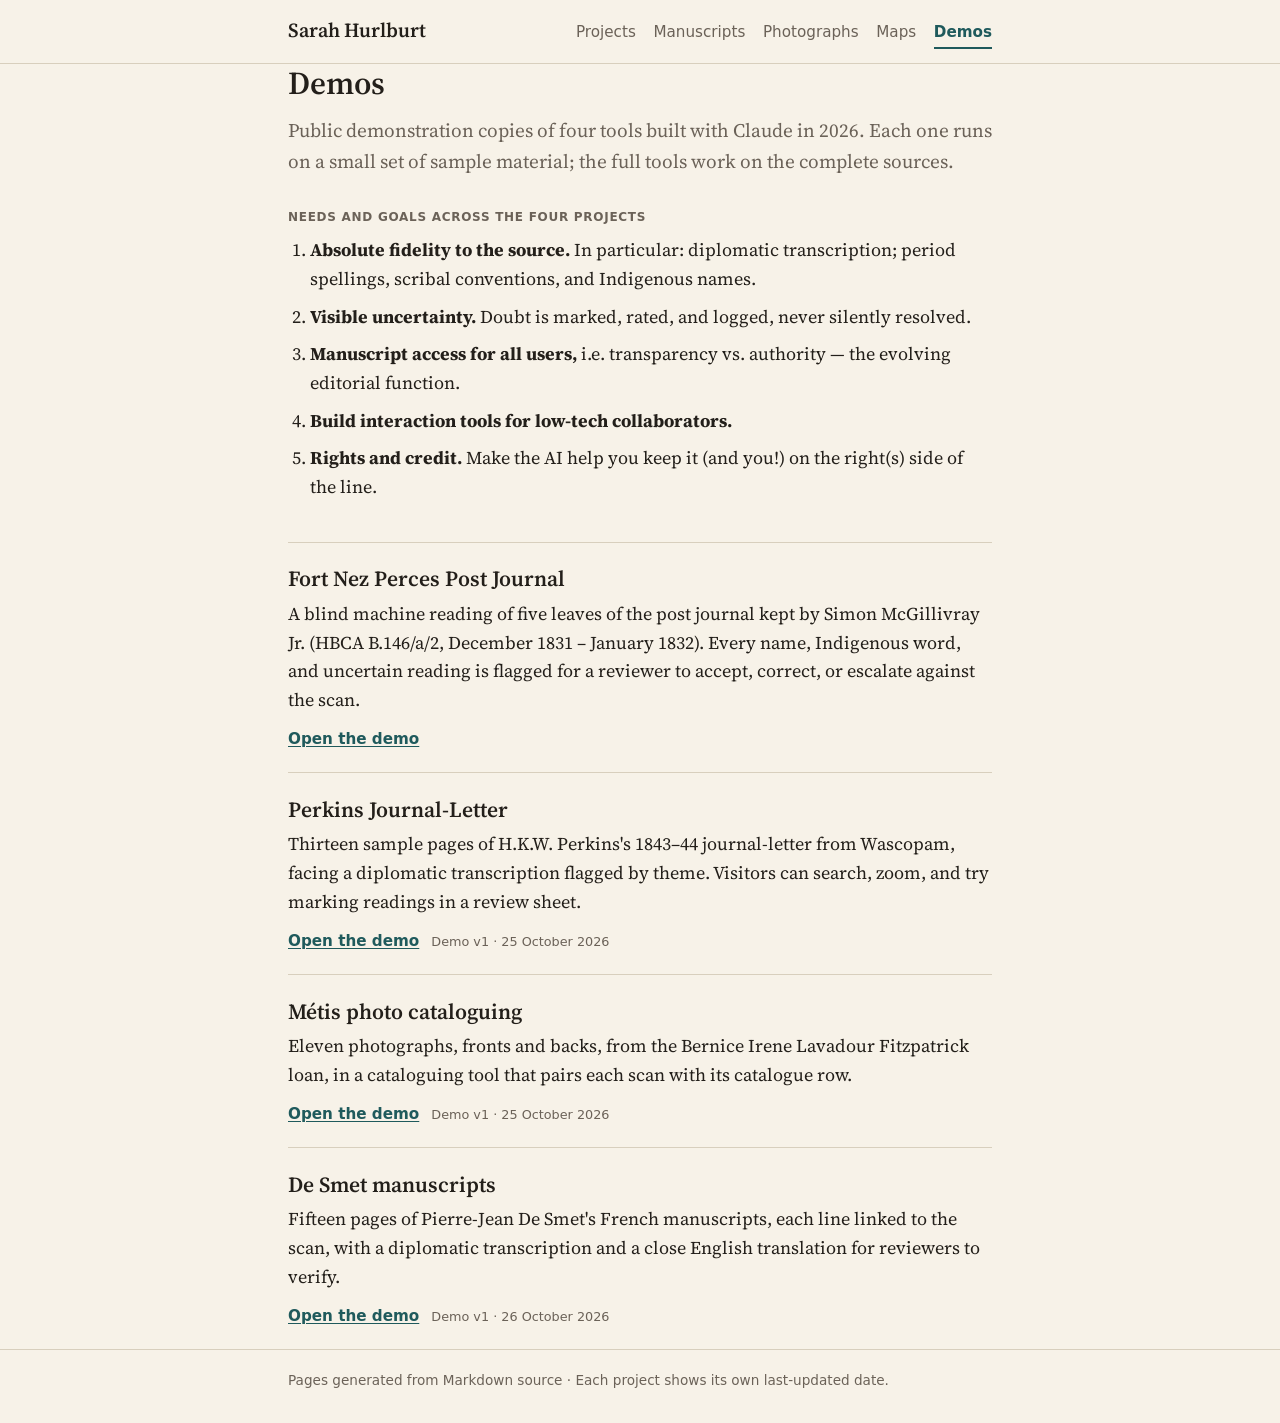
<file: projects/demos.html>
<!doctype html>
<html lang="en">
<head>
<meta charset="utf-8">
<meta name="viewport" content="width=device-width, initial-scale=1">
<title>Demos · Sarah Hurlburt</title>
<link rel="preconnect" href="https://fonts.googleapis.com">
<link rel="preconnect" href="https://fonts.gstatic.com" crossorigin>
<link href="https://fonts.googleapis.com/css2?family=Source+Serif+4:ital,wght@0,400;0,600;1,400&display=swap" rel="stylesheet">
<link rel="stylesheet" href="portal.css">
<style>
  .goals { padding-left: 1.4rem; margin: 0 0 2.5rem; }
  .goals li { margin: .55rem 0; }
  .section-label { font-family: var(--sans); font-size: .75rem; letter-spacing: .06em; text-transform: uppercase; color: var(--muted); margin: 0 0 .5rem; font-weight: 600; }
  .demo { border-top: 1px solid var(--rule); padding: 1.4rem 0 .6rem; }
  .demo h2 { font-size: 1.35rem; line-height: 1.3; margin: 0 0 .4rem; font-weight: 600; }
  .demo p { margin: 0 0 .6rem; }
  .demo .open { font-family: var(--sans); font-size: .95rem; font-weight: 600; }
  .demo .when { font-family: var(--sans); font-size: .8rem; color: var(--muted); margin-left: .75rem; }
</style>
</head>
<body data-page="demos">
<header id="site-header"></header>
<main class="wrap">
<h1>Demos</h1>
<p class="intro">Public demonstration copies of four tools built with Claude in 2026. Each one runs on a small set of sample material; the full tools work on the complete sources.</p>

<p class="section-label">Needs and goals across the four projects</p>
<ol class="goals">
  <li><strong>Absolute fidelity to the source.</strong> In particular: diplomatic transcription; period spellings, scribal conventions, and Indigenous names.</li>
  <li><strong>Visible uncertainty.</strong> Doubt is marked, rated, and logged, never silently resolved.</li>
  <li><strong>Manuscript access for all users,</strong> i.e. transparency vs. authority — the evolving editorial function.</li>
  <li><strong>Build interaction tools for low-tech collaborators.</strong></li>
  <li><strong>Rights and credit.</strong> Make the AI help you keep it (and you!) on the right(s) side of the line.</li>
</ol>

<section class="demo" id="fort-nez-perces">
  <h2>Fort Nez Perces Post Journal</h2>
  <p>A blind machine reading of five leaves of the post journal kept by Simon McGillivray Jr. (HBCA B.146/a/2, December 1831 – January 1832). Every name, Indigenous word, and uncertain reading is flagged for a reviewer to accept, correct, or escalate against the scan.</p>
  <p><a class="open" href="demos/fort-nez-perces/">Open the demo</a></p>
</section>

<section class="demo" id="perkins">
  <h2>Perkins Journal-Letter</h2>
  <p>Thirteen sample pages of H.K.W. Perkins's 1843–44 journal-letter from Wascopam, facing a diplomatic transcription flagged by theme. Visitors can search, zoom, and try marking readings in a review sheet.</p>
  <p><a class="open" href="demos/perkins/">Open the demo</a><span class="when">Demo v1 · 25 October 2026</span></p>
</section>

<section class="demo" id="metis-photos">
  <h2>Métis photo cataloguing</h2>
  <p>Eleven photographs, fronts and backs, from the Bernice Irene Lavadour Fitzpatrick loan, in a cataloguing tool that pairs each scan with its catalogue row.</p>
  <p><a class="open" href="demos/metis-photos/">Open the demo</a><span class="when">Demo v1 · 25 October 2026</span></p>
</section>

<section class="demo" id="desmet">
  <h2>De Smet manuscripts</h2>
  <p>Fifteen pages of Pierre-Jean De Smet's French manuscripts, each line linked to the scan, with a diplomatic transcription and a close English translation for reviewers to verify.</p>
  <p><a class="open" href="demos/desmet/">Open the demo</a><span class="when">Demo v1 · 26 October 2026</span></p>
</section>
</main>
<footer id="site-footer"></footer>
<script src="portal.js"></script>
<script>renderChrome();</script>
</body>
</html>
</file>
<file: projects/portal.css>
:root {
  --paper: #f7f2e8; --ink: #231f1a; --muted: #6b6258; --rule: #d8cfbd;
  --accent: #1f5a5c; --badge-bg: #e9e2d2; --badge-muted-bg: #efeadd;
  --serif: "Source Serif 4", Georgia, "Times New Roman", serif;
  --sans: system-ui, -apple-system, "Segoe UI", Roboto, Helvetica, Arial, sans-serif;
}
@media (prefers-color-scheme: dark) {
  :root {
    --paper: #1b1a17; --ink: #e8e1d3; --muted: #a39a8b; --rule: #3a362f;
    --accent: #7cc0c1; --badge-bg: #2d2a24; --badge-muted-bg: #24221e;
  }
}
* { box-sizing: border-box; }
html { -webkit-text-size-adjust: 100%; }
body { margin: 0; background: var(--paper); color: var(--ink); font: 1.125rem/1.6 var(--serif); }
a { color: var(--accent); text-underline-offset: 2px; }
.wrap { max-width: 46rem; margin: 0 auto; padding: 0 16px; }
main { padding-top: 2rem; padding-bottom: 3rem; overflow-wrap: anywhere; }

/* Header and nav */
#site-header { border-bottom: 1px solid var(--rule); font-family: var(--sans); }
.bar { display: flex; flex-wrap: wrap; align-items: baseline; gap: .5rem 1.5rem; padding-top: .9rem; padding-bottom: .9rem; }
.site-name { font-family: var(--serif); font-size: 1.25rem; font-weight: 600; color: var(--ink); text-decoration: none; margin-right: auto; }
nav { display: flex; flex-wrap: wrap; gap: .25rem 1.1rem; font-size: .95rem; }
nav a { color: var(--muted); text-decoration: none; padding: .15rem 0; border-bottom: 2px solid transparent; }
nav a:hover { color: var(--ink); }
nav a[aria-current="page"] { color: var(--accent); font-weight: 600; border-bottom-color: var(--accent); }

/* Headings and intro */
h1 { font-size: 2rem; line-height: 1.2; margin: 0 0 .75rem; font-weight: 600; }
.intro { font-size: 1.2rem; color: var(--muted); margin: 0 0 2rem; }
.notice { font-family: var(--sans); padding: 1rem; border: 1px solid var(--rule); border-left: 3px solid var(--accent); }

/* Project cards: separated by rules, not boxes */
.project { border-top: 1px solid var(--rule); padding: 1.5rem 0 .5rem; }
.project h2 { font-size: 1.45rem; line-height: 1.3; margin: 0 0 .5rem; font-weight: 600; }
.project h2 a.anchor { color: inherit; text-decoration: none; }
.project h2 a.anchor:hover { color: var(--accent); }
.meta { font-family: var(--sans); font-size: .85rem; color: var(--muted); display: flex; flex-wrap: wrap; gap: .35rem 1rem; align-items: center; margin: 0 0 1rem; }
.meta .updated { color: var(--ink); font-size: .95rem; }
.meta .updated strong { color: var(--accent); }
.badge { background: var(--badge-bg); color: var(--ink); padding: .1rem .55rem; border-radius: 999px; border: 1px solid var(--rule); }
.badge-muted { background: var(--badge-muted-bg); color: var(--muted); font-style: italic; }

.field { margin: 0 0 1rem; }
.field h3 { font-family: var(--sans); font-size: .75rem; letter-spacing: .06em; text-transform: uppercase; color: var(--muted); margin: 0 0 .15rem; font-weight: 600; }
.field > div > :first-child { margin-top: 0; }
.field p, .field ul, .field ol { margin: .3rem 0; }
.field li { margin: .25rem 0; }
details.field summary { font-family: var(--sans); font-size: .85rem; font-weight: 600; color: var(--accent); cursor: pointer; padding: .2rem 0; }
details.field[open] summary { margin-bottom: .3rem; }

/* Landing page cards */
.area-card { border-top: 1px solid var(--rule); padding: 1.25rem 0; }
.area-card h2 { margin: 0 0 .3rem; font-size: 1.4rem; }
.area-card h2 a { text-decoration: none; }
.area-card p { margin: 0 0 .6rem; }
.proj-list { list-style: none; padding: 0; margin: 0; font-size: 1rem; }
.proj-list li { margin: .35rem 0; }
.proj-list .when { display: block; font-family: var(--sans); font-size: .8rem; color: var(--muted); }

/* Footer */
#site-footer { border-top: 1px solid var(--rule); font: .85rem/1.5 var(--sans); color: var(--muted); padding: 1.25rem 0 2rem; }
@media (max-width: 480px) { h1 { font-size: 1.65rem; } body { font-size: 1.05rem; } }
</file>
